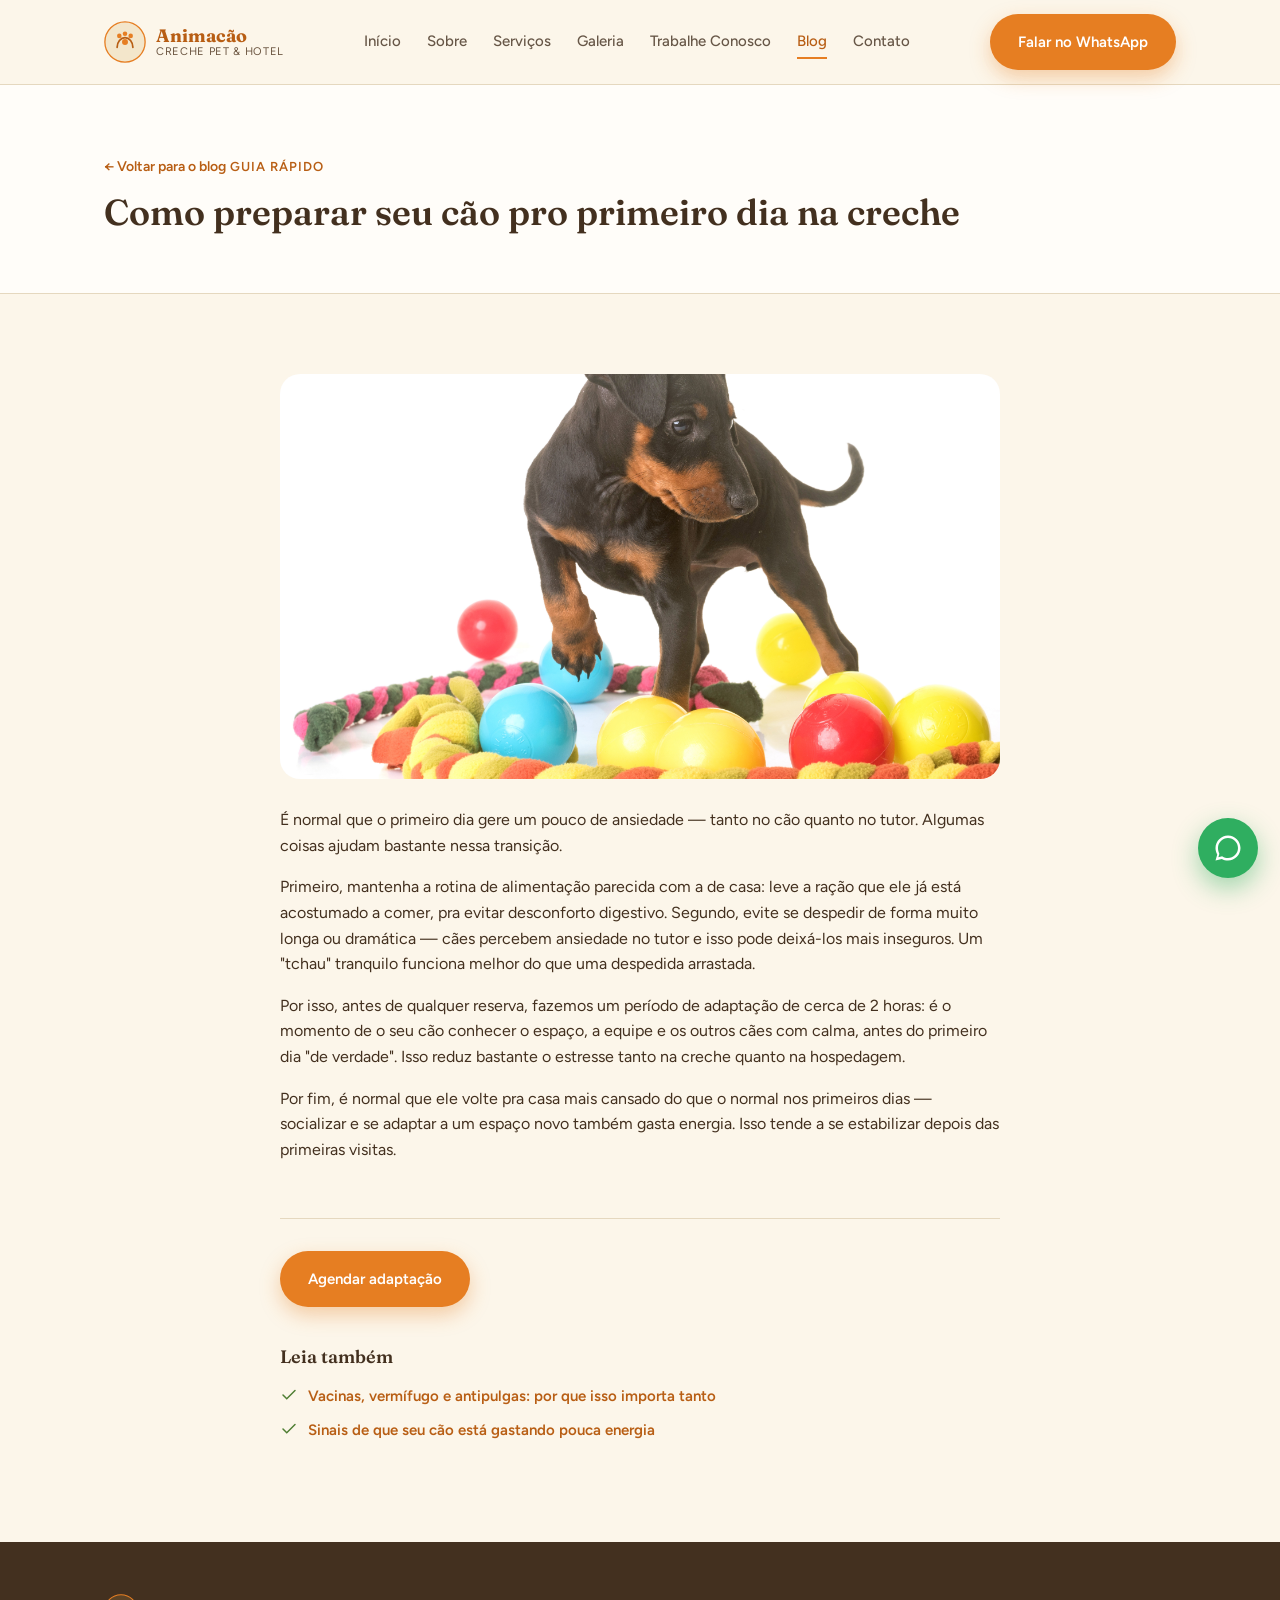
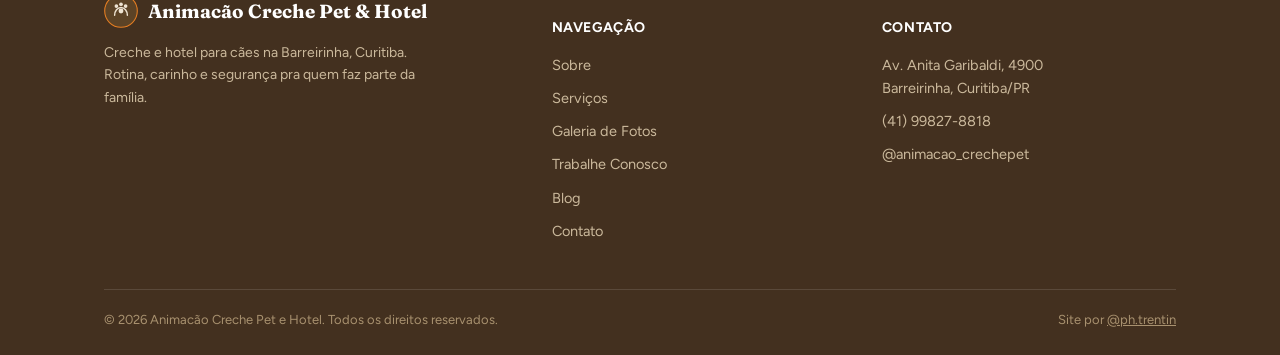
<file: blog-primeiro-dia-creche.html>
<!DOCTYPE html>
<html lang="pt-BR">
<head>
<meta charset="UTF-8">
<meta name="viewport" content="width=device-width, initial-scale=1.0">
<title>Como preparar seu cão pro primeiro dia na creche | Animacão Creche Pet e Hotel</title>
<meta name="description" content="Sinais de ansiedade, o que levar e como tornar a adaptação do seu cão mais tranquila no primeiro dia de creche.">
<link rel="preconnect" href="https://fonts.googleapis.com">
<link rel="preconnect" href="https://fonts.gstatic.com" crossorigin>
<link href="https://fonts.googleapis.com/css2?family=Fraunces:ital,opsz,wght@0,9..144,400;0,9..144,500;0,9..144,600;0,9..144,700;1,9..144,500&family=Figtree:wght@400;500;600;700&display=swap" rel="stylesheet">
<link rel="stylesheet" href="styles.css">
</head>
<body>

<header>
  <div class="nav-wrap">
    <a href="index.html" class="brand">
      <svg class="brand-mark" viewBox="0 0 48 48" fill="none">
        <circle cx="24" cy="24" r="23" fill="#F3E6CB" stroke="#E67E22" stroke-width="1.5"/>
        <path d="M15 30c0-6 4-11 9-11s9 5 9 11" stroke="#B85E14" stroke-width="2" stroke-linecap="round"/>
        <circle cx="17.5" cy="17" r="2.6" fill="#E67E22"/>
        <circle cx="24" cy="14.5" r="2.6" fill="#E67E22"/>
        <circle cx="30.5" cy="17" r="2.6" fill="#E67E22"/>
        <circle cx="24" cy="24" r="3.4" fill="#E67E22"/>
      </svg>
      <span class="brand-text">
        <strong>Animacão</strong>
        <span>Creche Pet &amp; Hotel</span>
      </span>
    </a>
    <nav class="links" id="navLinks">
      <a href="index.html">Início</a>
      <a href="sobre.html">Sobre</a>
      <a href="servicos.html">Serviços</a>
      <a href="galeria.html">Galeria</a>
      <a href="trabalhe-conosco.html">Trabalhe Conosco</a>
      <a href="blog.html" class="active">Blog</a>
      <a href="contato.html">Contato</a>
    </nav>
    <div class="nav-cta">
      <a class="btn btn-primary" href="https://wa.me/5541998278818?text=Oi!%20Vi%20o%20site%20da%20Animac%C3%A3o%20Creche%20Pet%20e%20Hotel%20e%20queria%20saber%20mais." target="_blank" rel="noopener">
        <span class="long">Falar no WhatsApp</span><span class="short" style="display:none;">WhatsApp</span>
      </a>
      <button class="menu-toggle" id="menuToggle" aria-label="Abrir menu">
        <svg viewBox="0 0 24 24" fill="none" stroke="currentColor" stroke-width="2"><line x1="3" y1="6" x2="21" y2="6"/><line x1="3" y1="12" x2="21" y2="12"/><line x1="3" y1="18" x2="21" y2="18"/></svg>
      </button>
    </div>
  </div>
</header>

<section class="page-hero">
  <div class="container">
    <a href="blog.html" style="color:var(--orange-dark); font-weight:600; font-size:14px;">← Voltar para o blog</a>
    <div class="eyebrow" style="margin-top:16px;">Guia rápido</div>
    <h1>Como preparar seu cão pro primeiro dia na creche</h1>
  </div>
</section>

<section>
  <div class="container">
    <article class="blog-post" style="margin-top:0; border-top:none; padding-top:0;">
      <div class="photo-frame" style="aspect-ratio:16/9; border-radius:20px; margin-bottom:28px;">
        <img src="img/puppy-standing-amongst-toys-on-white-background-2026-03-16-02-12-05-utc.jpg" alt="Filhote cercado de brinquedos" loading="eager">
      </div>
      <p>É normal que o primeiro dia gere um pouco de ansiedade — tanto no cão quanto no tutor. Algumas coisas ajudam bastante nessa transição.</p>
      <p>Primeiro, mantenha a rotina de alimentação parecida com a de casa: leve a ração que ele já está acostumado a comer, pra evitar desconforto digestivo. Segundo, evite se despedir de forma muito longa ou dramática — cães percebem ansiedade no tutor e isso pode deixá-los mais inseguros. Um "tchau" tranquilo funciona melhor do que uma despedida arrastada.</p>
      <p>Por isso, antes de qualquer reserva, fazemos um período de adaptação de cerca de 2 horas: é o momento de o seu cão conhecer o espaço, a equipe e os outros cães com calma, antes do primeiro dia "de verdade". Isso reduz bastante o estresse tanto na creche quanto na hospedagem.</p>
      <p>Por fim, é normal que ele volte pra casa mais cansado do que o normal nos primeiros dias — socializar e se adaptar a um espaço novo também gasta energia. Isso tende a se estabilizar depois das primeiras visitas.</p>
    </article>

    <div style="max-width:720px; margin:56px auto 0; padding-top:32px; border-top:1px solid var(--line);">
      <a class="btn btn-primary" href="https://wa.me/5541998278818?text=Oi!%20Li%20o%20artigo%20sobre%20o%20primeiro%20dia%20na%20creche%20e%20queria%20agendar%20uma%20adapta%C3%A7%C3%A3o." target="_blank" rel="noopener">Agendar adaptação</a>
    </div>

    <div style="max-width:720px; margin:40px auto 0;">
      <h3 style="font-size:18px; margin-bottom:16px;">Leia também</h3>
      <ul class="check-list">
        <li><svg viewBox="0 0 24 24" fill="none" stroke-width="2" stroke-linecap="round"><polyline points="20 6 9 17 4 12"/></svg><a href="blog-vacinas-vermifugo-antipulgas.html" style="color:var(--orange-dark); font-weight:600;">Vacinas, vermífugo e antipulgas: por que isso importa tanto</a></li>
        <li><svg viewBox="0 0 24 24" fill="none" stroke-width="2" stroke-linecap="round"><polyline points="20 6 9 17 4 12"/></svg><a href="blog-sinais-pouca-energia.html" style="color:var(--orange-dark); font-weight:600;">Sinais de que seu cão está gastando pouca energia</a></li>
      </ul>
    </div>
  </div>
</section>

<footer>
  <div class="container">
    <div class="footer-grid">
      <div>
        <div class="footer-brand">
          <svg width="34" height="34" viewBox="0 0 48 48" fill="none">
            <circle cx="24" cy="24" r="23" fill="#5C4326" stroke="#E67E22" stroke-width="1.5"/>
            <path d="M15 30c0-6 4-11 9-11s9 5 9 11" stroke="#EFE4D2" stroke-width="2" stroke-linecap="round"/>
            <circle cx="17.5" cy="17" r="2.6" fill="#EFE4D2"/>
            <circle cx="24" cy="14.5" r="2.6" fill="#EFE4D2"/>
            <circle cx="30.5" cy="17" r="2.6" fill="#EFE4D2"/>
            <circle cx="24" cy="24" r="3.4" fill="#EFE4D2"/>
          </svg>
          <strong>Animacão Creche Pet &amp; Hotel</strong>
        </div>
        <p>Creche e hotel para cães na Barreirinha, Curitiba. Rotina, carinho e segurança pra quem faz parte da família.</p>
      </div>
      <div>
        <h5>Navegação</h5>
        <ul>
          <li><a href="sobre.html">Sobre</a></li>
          <li><a href="servicos.html">Serviços</a></li>
          <li><a href="galeria.html">Galeria de Fotos</a></li>
          <li><a href="trabalhe-conosco.html">Trabalhe Conosco</a></li>
          <li><a href="blog.html">Blog</a></li>
          <li><a href="contato.html">Contato</a></li>
        </ul>
      </div>
      <div>
        <h5>Contato</h5>
        <ul>
          <li>Av. Anita Garibaldi, 4900<br>Barreirinha, Curitiba/PR</li>
          <li>(41) 99827-8818</li>
          <li>@animacao_crechepet</li>
        </ul>
      </div>
    </div>
    <div class="footer-bottom">
      <span>© 2026 Animacão Creche Pet e Hotel. Todos os direitos reservados.</span>
      <span>Site por <a href="https://www.instagram.com/ph.trentin/" target="_blank" rel="noopener" style="color:inherit; text-decoration:underline;">@ph.trentin</a></span>
    </div>
  </div>
</footer>

<a class="whatsapp-float" href="https://wa.me/5541998278818?text=Oi!%20Vi%20o%20site%20da%20Animac%C3%A3o%20Creche%20Pet%20e%20Hotel%20e%20queria%20saber%20mais." target="_blank" rel="noopener" aria-label="Falar no WhatsApp">
  <svg viewBox="0 0 24 24"><path d="M12 2C6.5 2 2 6.5 2 12c0 1.8.5 3.6 1.4 5.1L2 22l5.1-1.3C8.5 21.5 10.2 22 12 22c5.5 0 10-4.5 10-10S17.5 2 12 2zm0 18c-1.6 0-3.1-.4-4.4-1.2l-.3-.2-3 .8.8-2.9-.2-.3C4.4 15 4 13.5 4 12c0-4.4 3.6-8 8-8s8 3.6 8 8-3.6 8-8 8z"/></svg>
</a>

<script src="main.js"></script>
</body>
</html>
</file>
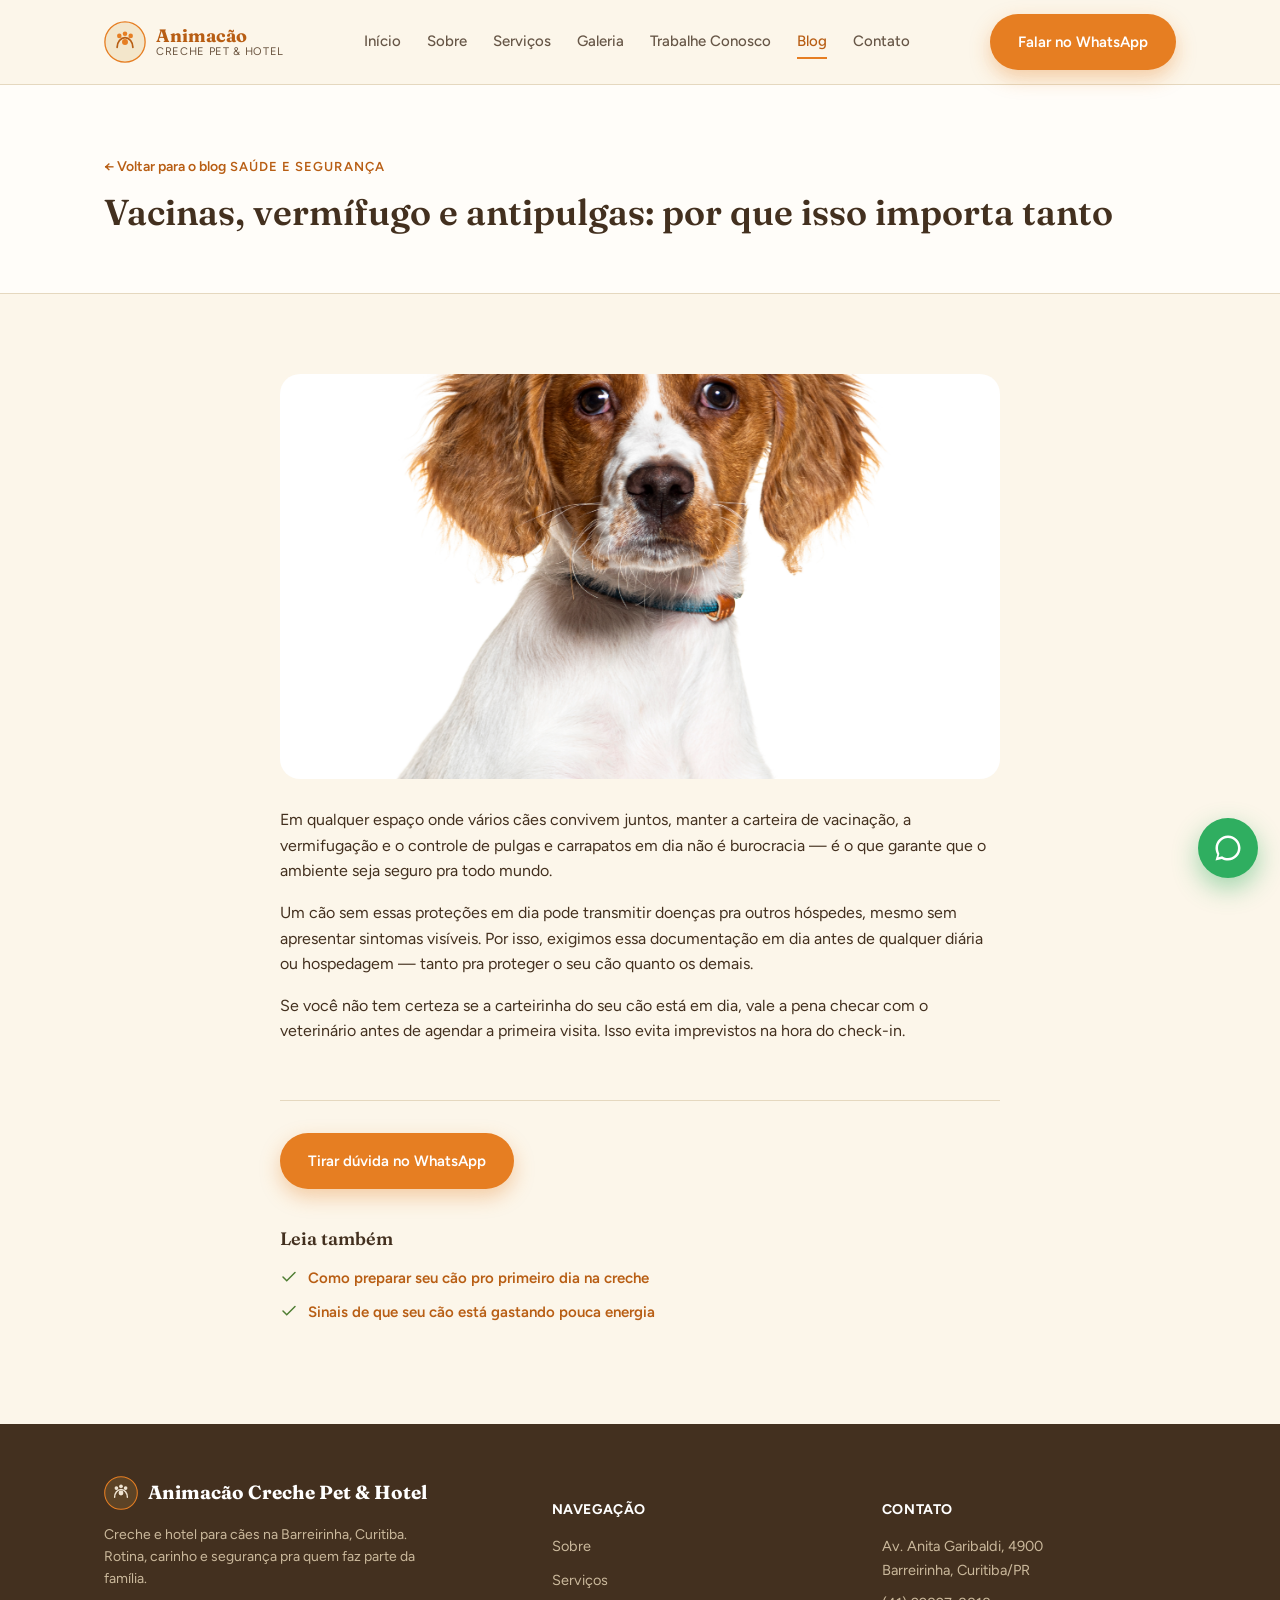
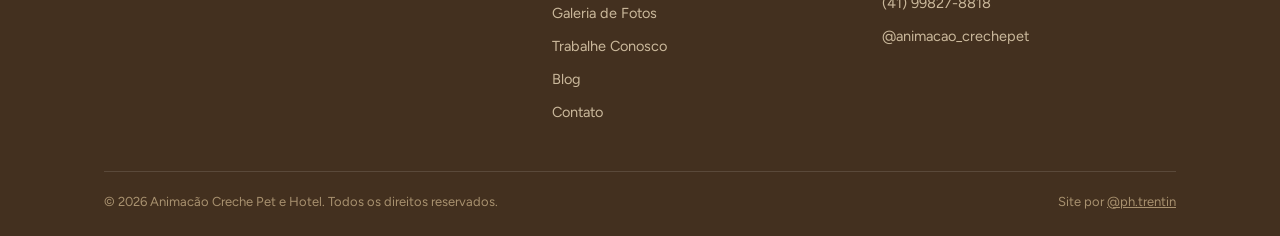
<file: blog-vacinas-vermifugo-antipulgas.html>
<!DOCTYPE html>
<html lang="pt-BR">
<head>
<meta charset="UTF-8">
<meta name="viewport" content="width=device-width, initial-scale=1.0">
<title>Vacinas, vermífugo e antipulgas: por que isso importa tanto | Animacão Creche Pet e Hotel</title>
<meta name="description" content="Entenda por que manter vacinas, vermífugo e antipulgas em dia é obrigatório em qualquer ambiente com vários cães.">
<link rel="preconnect" href="https://fonts.googleapis.com">
<link rel="preconnect" href="https://fonts.gstatic.com" crossorigin>
<link href="https://fonts.googleapis.com/css2?family=Fraunces:ital,opsz,wght@0,9..144,400;0,9..144,500;0,9..144,600;0,9..144,700;1,9..144,500&family=Figtree:wght@400;500;600;700&display=swap" rel="stylesheet">
<link rel="stylesheet" href="styles.css">
</head>
<body>

<header>
  <div class="nav-wrap">
    <a href="index.html" class="brand">
      <svg class="brand-mark" viewBox="0 0 48 48" fill="none">
        <circle cx="24" cy="24" r="23" fill="#F3E6CB" stroke="#E67E22" stroke-width="1.5"/>
        <path d="M15 30c0-6 4-11 9-11s9 5 9 11" stroke="#B85E14" stroke-width="2" stroke-linecap="round"/>
        <circle cx="17.5" cy="17" r="2.6" fill="#E67E22"/>
        <circle cx="24" cy="14.5" r="2.6" fill="#E67E22"/>
        <circle cx="30.5" cy="17" r="2.6" fill="#E67E22"/>
        <circle cx="24" cy="24" r="3.4" fill="#E67E22"/>
      </svg>
      <span class="brand-text">
        <strong>Animacão</strong>
        <span>Creche Pet &amp; Hotel</span>
      </span>
    </a>
    <nav class="links" id="navLinks">
      <a href="index.html">Início</a>
      <a href="sobre.html">Sobre</a>
      <a href="servicos.html">Serviços</a>
      <a href="galeria.html">Galeria</a>
      <a href="trabalhe-conosco.html">Trabalhe Conosco</a>
      <a href="blog.html" class="active">Blog</a>
      <a href="contato.html">Contato</a>
    </nav>
    <div class="nav-cta">
      <a class="btn btn-primary" href="https://wa.me/5541998278818?text=Oi!%20Vi%20o%20site%20da%20Animac%C3%A3o%20Creche%20Pet%20e%20Hotel%20e%20queria%20saber%20mais." target="_blank" rel="noopener">
        <span class="long">Falar no WhatsApp</span><span class="short" style="display:none;">WhatsApp</span>
      </a>
      <button class="menu-toggle" id="menuToggle" aria-label="Abrir menu">
        <svg viewBox="0 0 24 24" fill="none" stroke="currentColor" stroke-width="2"><line x1="3" y1="6" x2="21" y2="6"/><line x1="3" y1="12" x2="21" y2="12"/><line x1="3" y1="18" x2="21" y2="18"/></svg>
      </button>
    </div>
  </div>
</header>

<section class="page-hero">
  <div class="container">
    <a href="blog.html" style="color:var(--orange-dark); font-weight:600; font-size:14px;">← Voltar para o blog</a>
    <div class="eyebrow" style="margin-top:16px;">Saúde e segurança</div>
    <h1>Vacinas, vermífugo e antipulgas: por que isso importa tanto</h1>
  </div>
</section>

<section>
  <div class="container">
    <article class="blog-post" style="margin-top:0; border-top:none; padding-top:0;">
      <div class="photo-frame" style="aspect-ratio:16/9; border-radius:20px; margin-bottom:28px;">
        <img src="img/adorable-spaniel-puppy-with-expressive-eyes-2026-01-05-04-44-36-utc.jpg" alt="Filhote de spaniel" loading="eager">
      </div>
      <p>Em qualquer espaço onde vários cães convivem juntos, manter a carteira de vacinação, a vermifugação e o controle de pulgas e carrapatos em dia não é burocracia — é o que garante que o ambiente seja seguro pra todo mundo.</p>
      <p>Um cão sem essas proteções em dia pode transmitir doenças pra outros hóspedes, mesmo sem apresentar sintomas visíveis. Por isso, exigimos essa documentação em dia antes de qualquer diária ou hospedagem — tanto pra proteger o seu cão quanto os demais.</p>
      <p>Se você não tem certeza se a carteirinha do seu cão está em dia, vale a pena checar com o veterinário antes de agendar a primeira visita. Isso evita imprevistos na hora do check-in.</p>
    </article>

    <div style="max-width:720px; margin:56px auto 0; padding-top:32px; border-top:1px solid var(--line);">
      <a class="btn btn-primary" href="https://wa.me/5541998278818?text=Oi!%20Tenho%20uma%20d%C3%BAvida%20sobre%20vacina%C3%A7%C3%A3o%20e%20vermifuga%C3%A7%C3%A3o%20do%20meu%20c%C3%A3o." target="_blank" rel="noopener">Tirar dúvida no WhatsApp</a>
    </div>

    <div style="max-width:720px; margin:40px auto 0;">
      <h3 style="font-size:18px; margin-bottom:16px;">Leia também</h3>
      <ul class="check-list">
        <li><svg viewBox="0 0 24 24" fill="none" stroke-width="2" stroke-linecap="round"><polyline points="20 6 9 17 4 12"/></svg><a href="blog-primeiro-dia-creche.html" style="color:var(--orange-dark); font-weight:600;">Como preparar seu cão pro primeiro dia na creche</a></li>
        <li><svg viewBox="0 0 24 24" fill="none" stroke-width="2" stroke-linecap="round"><polyline points="20 6 9 17 4 12"/></svg><a href="blog-sinais-pouca-energia.html" style="color:var(--orange-dark); font-weight:600;">Sinais de que seu cão está gastando pouca energia</a></li>
      </ul>
    </div>
  </div>
</section>

<footer>
  <div class="container">
    <div class="footer-grid">
      <div>
        <div class="footer-brand">
          <svg width="34" height="34" viewBox="0 0 48 48" fill="none">
            <circle cx="24" cy="24" r="23" fill="#5C4326" stroke="#E67E22" stroke-width="1.5"/>
            <path d="M15 30c0-6 4-11 9-11s9 5 9 11" stroke="#EFE4D2" stroke-width="2" stroke-linecap="round"/>
            <circle cx="17.5" cy="17" r="2.6" fill="#EFE4D2"/>
            <circle cx="24" cy="14.5" r="2.6" fill="#EFE4D2"/>
            <circle cx="30.5" cy="17" r="2.6" fill="#EFE4D2"/>
            <circle cx="24" cy="24" r="3.4" fill="#EFE4D2"/>
          </svg>
          <strong>Animacão Creche Pet &amp; Hotel</strong>
        </div>
        <p>Creche e hotel para cães na Barreirinha, Curitiba. Rotina, carinho e segurança pra quem faz parte da família.</p>
      </div>
      <div>
        <h5>Navegação</h5>
        <ul>
          <li><a href="sobre.html">Sobre</a></li>
          <li><a href="servicos.html">Serviços</a></li>
          <li><a href="galeria.html">Galeria de Fotos</a></li>
          <li><a href="trabalhe-conosco.html">Trabalhe Conosco</a></li>
          <li><a href="blog.html">Blog</a></li>
          <li><a href="contato.html">Contato</a></li>
        </ul>
      </div>
      <div>
        <h5>Contato</h5>
        <ul>
          <li>Av. Anita Garibaldi, 4900<br>Barreirinha, Curitiba/PR</li>
          <li>(41) 99827-8818</li>
          <li>@animacao_crechepet</li>
        </ul>
      </div>
    </div>
    <div class="footer-bottom">
      <span>© 2026 Animacão Creche Pet e Hotel. Todos os direitos reservados.</span>
      <span>Site por <a href="https://www.instagram.com/ph.trentin/" target="_blank" rel="noopener" style="color:inherit; text-decoration:underline;">@ph.trentin</a></span>
    </div>
  </div>
</footer>

<a class="whatsapp-float" href="https://wa.me/5541998278818?text=Oi!%20Vi%20o%20site%20da%20Animac%C3%A3o%20Creche%20Pet%20e%20Hotel%20e%20queria%20saber%20mais." target="_blank" rel="noopener" aria-label="Falar no WhatsApp">
  <svg viewBox="0 0 24 24"><path d="M12 2C6.5 2 2 6.5 2 12c0 1.8.5 3.6 1.4 5.1L2 22l5.1-1.3C8.5 21.5 10.2 22 12 22c5.5 0 10-4.5 10-10S17.5 2 12 2zm0 18c-1.6 0-3.1-.4-4.4-1.2l-.3-.2-3 .8.8-2.9-.2-.3C4.4 15 4 13.5 4 12c0-4.4 3.6-8 8-8s8 3.6 8 8-3.6 8-8 8z"/></svg>
</a>

<script src="main.js"></script>
</body>
</html>
</file>
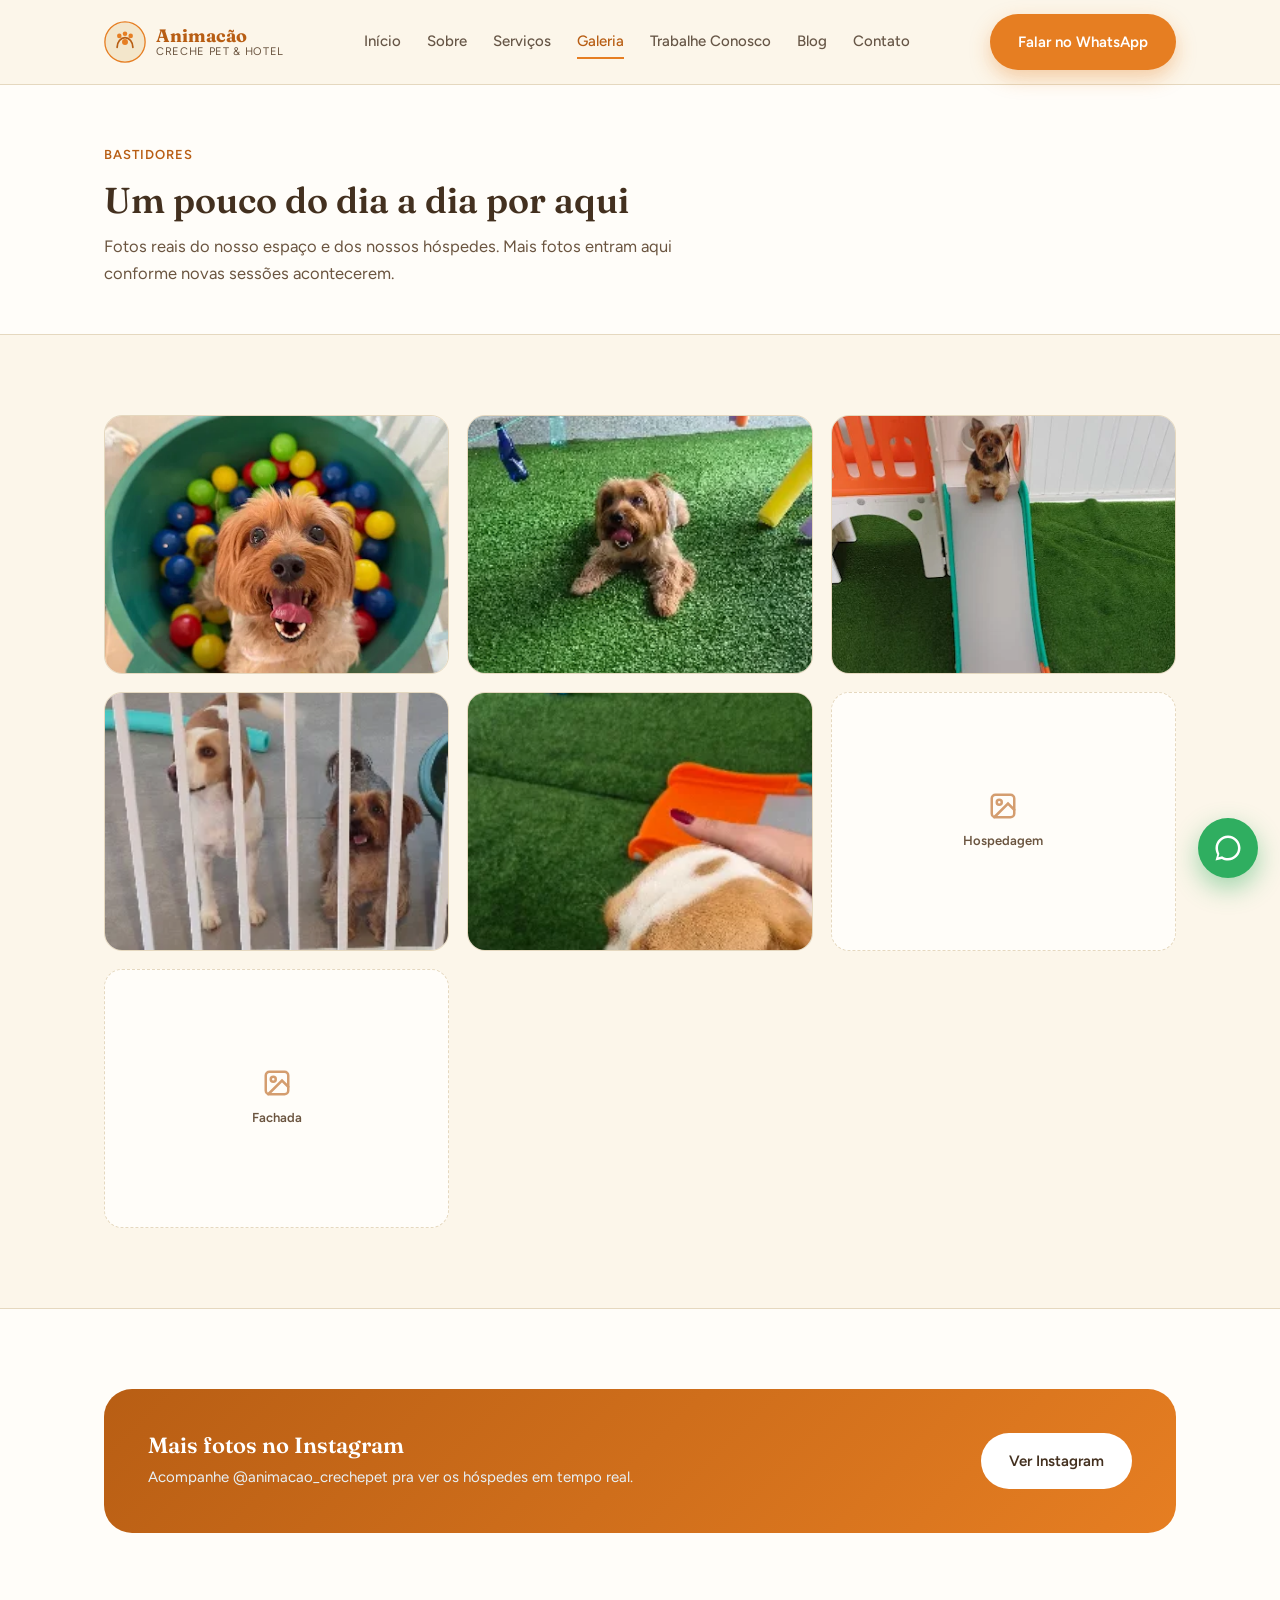
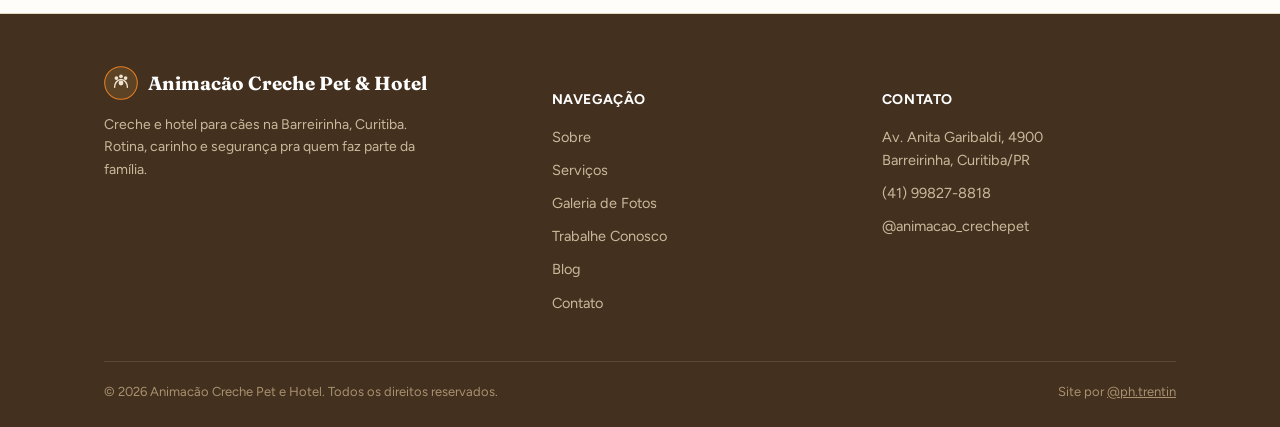
<file: galeria.html>
<!DOCTYPE html>
<html lang="pt-BR">
<head>
<meta charset="UTF-8">
<meta name="viewport" content="width=device-width, initial-scale=1.0">
<title>Galeria de Fotos | Animacão Creche Pet e Hotel</title>
<meta name="description" content="Fotos do dia a dia da Animacão Creche Pet e Hotel: área de brincadeira, hospedagem e nossos hóspedes.">
<link rel="preconnect" href="https://fonts.googleapis.com">
<link rel="preconnect" href="https://fonts.gstatic.com" crossorigin>
<link href="https://fonts.googleapis.com/css2?family=Fraunces:ital,opsz,wght@0,9..144,400;0,9..144,500;0,9..144,600;0,9..144,700;1,9..144,500&family=Figtree:wght@400;500;600;700&display=swap" rel="stylesheet">
<link rel="stylesheet" href="styles.css">
</head>
<body>

<header>
  <div class="nav-wrap">
    <a href="index.html" class="brand">
      <svg class="brand-mark" viewBox="0 0 48 48" fill="none">
        <circle cx="24" cy="24" r="23" fill="#F3E6CB" stroke="#E67E22" stroke-width="1.5"/>
        <path d="M15 30c0-6 4-11 9-11s9 5 9 11" stroke="#B85E14" stroke-width="2" stroke-linecap="round"/>
        <circle cx="17.5" cy="17" r="2.6" fill="#E67E22"/>
        <circle cx="24" cy="14.5" r="2.6" fill="#E67E22"/>
        <circle cx="30.5" cy="17" r="2.6" fill="#E67E22"/>
        <circle cx="24" cy="24" r="3.4" fill="#E67E22"/>
      </svg>
      <span class="brand-text">
        <strong>Animacão</strong>
        <span>Creche Pet &amp; Hotel</span>
      </span>
    </a>
    <nav class="links" id="navLinks">
      <a href="index.html">Início</a>
      <a href="sobre.html">Sobre</a>
      <a href="servicos.html">Serviços</a>
      <a href="galeria.html" class="active">Galeria</a>
      <a href="trabalhe-conosco.html">Trabalhe Conosco</a>
      <a href="blog.html">Blog</a>
      <a href="contato.html">Contato</a>
    </nav>
    <div class="nav-cta">
      <a class="btn btn-primary" href="https://wa.me/5541998278818?text=Oi!%20Vi%20o%20site%20da%20Animac%C3%A3o%20Creche%20Pet%20e%20Hotel%20e%20queria%20saber%20mais." target="_blank" rel="noopener">
        <span class="long">Falar no WhatsApp</span><span class="short" style="display:none;">WhatsApp</span>
      </a>
      <button class="menu-toggle" id="menuToggle" aria-label="Abrir menu">
        <svg viewBox="0 0 24 24" fill="none" stroke="currentColor" stroke-width="2"><line x1="3" y1="6" x2="21" y2="6"/><line x1="3" y1="12" x2="21" y2="12"/><line x1="3" y1="18" x2="21" y2="18"/></svg>
      </button>
    </div>
  </div>
</header>

<section class="page-hero">
  <div class="container">
    <div class="eyebrow">Bastidores</div>
    <h1>Um pouco do dia a dia por aqui</h1>
    <p>Fotos reais do nosso espaço e dos nossos hóspedes. Mais fotos entram aqui conforme novas sessões acontecerem.</p>
  </div>
</section>

<!--
  COMO ADICIONAR MAIS FOTOS REAIS:
  Troque um <div class="gallery-tile">...</div> (placeholder tracejado) por:
  <div class="gallery-tile has-photo photo-frame"><img src="img/nome-do-arquivo.jpg" alt="descrição da foto" loading="lazy"></div>
  Coloque os arquivos de foto dentro da pasta "img/", na mesma pasta do site.
-->
<section>
  <div class="container">
    <div class="gallery-grid">
      <div class="gallery-tile has-photo photo-frame"><img src="img/creche-ballpit.jpg" alt="Cão brincando na piscina de bolinhas" loading="lazy"></div>
      <div class="gallery-tile has-photo photo-frame"><img src="img/creche-gramado.jpg" alt="Cão no gramado da área de brincadeira" loading="lazy"></div>
      <div class="gallery-tile has-photo photo-frame"><img src="img/creche-escorregador.jpg" alt="Cão no escorregador do playground" loading="lazy"></div>
      <div class="gallery-tile has-photo photo-frame"><img src="img/creche-grupo.jpg" alt="Cães socializando em grupo" loading="lazy"></div>
      <div class="gallery-tile has-photo photo-frame"><img src="img/creche-adaptacao.jpg" alt="Cão durante o período de adaptação" loading="lazy"></div>
      <div class="gallery-tile"><svg viewBox="0 0 24 24" fill="none" stroke-width="2" stroke-linecap="round"><rect x="3" y="3" width="18" height="18" rx="3"/><circle cx="9" cy="9" r="2"/><path d="M21 15l-5-5L5 21"/></svg><span>Hospedagem</span></div>
      <div class="gallery-tile"><svg viewBox="0 0 24 24" fill="none" stroke-width="2" stroke-linecap="round"><rect x="3" y="3" width="18" height="18" rx="3"/><circle cx="9" cy="9" r="2"/><path d="M21 15l-5-5L5 21"/></svg><span>Fachada</span></div>
    </div>
  </div>
</section>

<section class="alt">
  <div class="container">
    <div class="season" style="background:linear-gradient(135deg, var(--orange-dark), var(--orange)); grid-template-columns:1fr auto;">
      <div>
        <h3>Mais fotos no Instagram</h3>
        <p>Acompanhe @animacao_crechepet pra ver os hóspedes em tempo real.</p>
      </div>
      <a class="btn btn-white" href="https://www.instagram.com/animacao_crechepet" target="_blank" rel="noopener">Ver Instagram</a>
    </div>
  </div>
</section>

<footer>
  <div class="container">
    <div class="footer-grid">
      <div>
        <div class="footer-brand">
          <svg width="34" height="34" viewBox="0 0 48 48" fill="none">
            <circle cx="24" cy="24" r="23" fill="#5C4326" stroke="#E67E22" stroke-width="1.5"/>
            <path d="M15 30c0-6 4-11 9-11s9 5 9 11" stroke="#EFE4D2" stroke-width="2" stroke-linecap="round"/>
            <circle cx="17.5" cy="17" r="2.6" fill="#EFE4D2"/>
            <circle cx="24" cy="14.5" r="2.6" fill="#EFE4D2"/>
            <circle cx="30.5" cy="17" r="2.6" fill="#EFE4D2"/>
            <circle cx="24" cy="24" r="3.4" fill="#EFE4D2"/>
          </svg>
          <strong>Animacão Creche Pet &amp; Hotel</strong>
        </div>
        <p>Creche e hotel para cães na Barreirinha, Curitiba. Rotina, carinho e segurança pra quem faz parte da família.</p>
      </div>
      <div>
        <h5>Navegação</h5>
        <ul>
          <li><a href="sobre.html">Sobre</a></li>
          <li><a href="servicos.html">Serviços</a></li>
          <li><a href="galeria.html">Galeria de Fotos</a></li>
          <li><a href="trabalhe-conosco.html">Trabalhe Conosco</a></li>
          <li><a href="blog.html">Blog</a></li>
          <li><a href="contato.html">Contato</a></li>
        </ul>
      </div>
      <div>
        <h5>Contato</h5>
        <ul>
          <li>Av. Anita Garibaldi, 4900<br>Barreirinha, Curitiba/PR</li>
          <li>(41) 99827-8818</li>
          <li>@animacao_crechepet</li>
        </ul>
      </div>
    </div>
    <div class="footer-bottom">
      <span>© 2026 Animacão Creche Pet e Hotel. Todos os direitos reservados.</span>
      <span>Site por <a href="https://www.instagram.com/ph.trentin/" target="_blank" rel="noopener" style="color:inherit; text-decoration:underline;">@ph.trentin</a></span>
    </div>
  </div>
</footer>

<a class="whatsapp-float" href="https://wa.me/5541998278818?text=Oi!%20Vi%20o%20site%20da%20Animac%C3%A3o%20Creche%20Pet%20e%20Hotel%20e%20queria%20saber%20mais." target="_blank" rel="noopener" aria-label="Falar no WhatsApp">
  <svg viewBox="0 0 24 24"><path d="M12 2C6.5 2 2 6.5 2 12c0 1.8.5 3.6 1.4 5.1L2 22l5.1-1.3C8.5 21.5 10.2 22 12 22c5.5 0 10-4.5 10-10S17.5 2 12 2zm0 18c-1.6 0-3.1-.4-4.4-1.2l-.3-.2-3 .8.8-2.9-.2-.3C4.4 15 4 13.5 4 12c0-4.4 3.6-8 8-8s8 3.6 8 8-3.6 8-8 8z"/></svg>
</a>

<script src="main.js"></script>
</body>
</html>
</file>
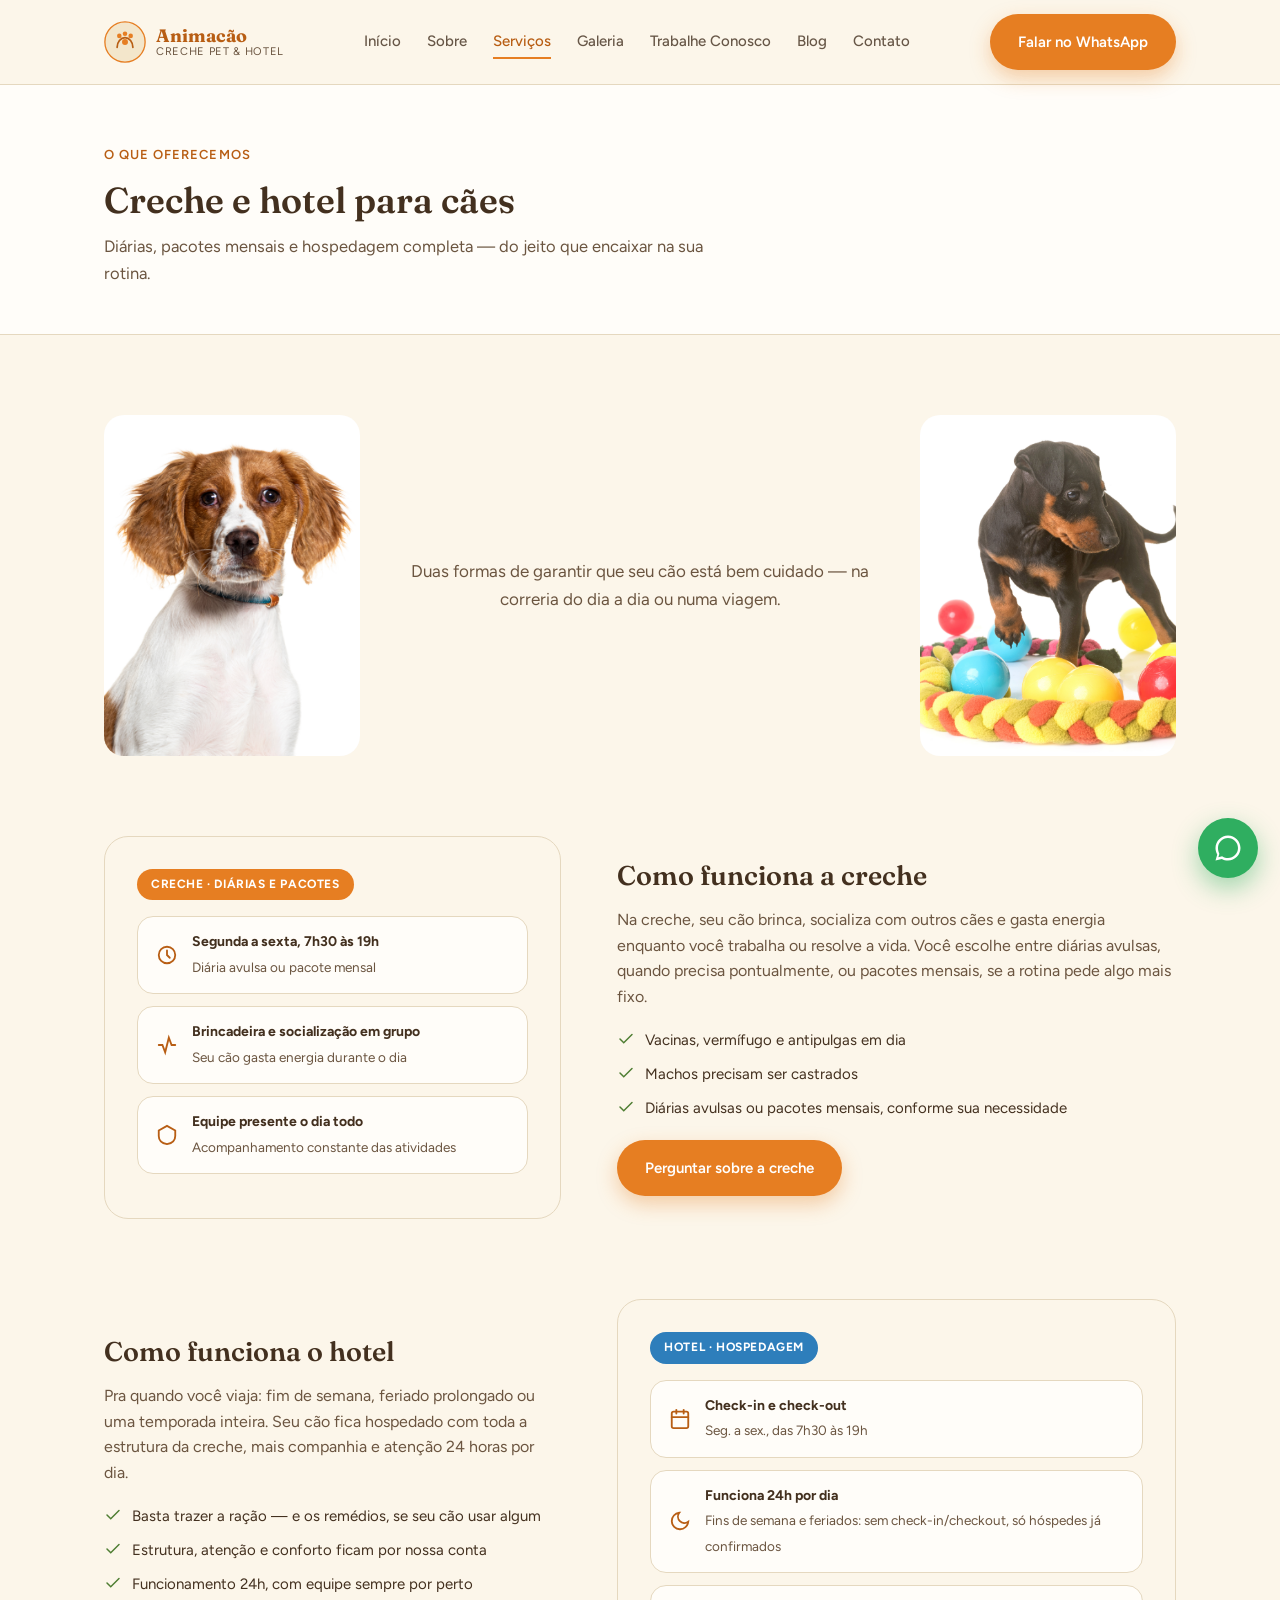
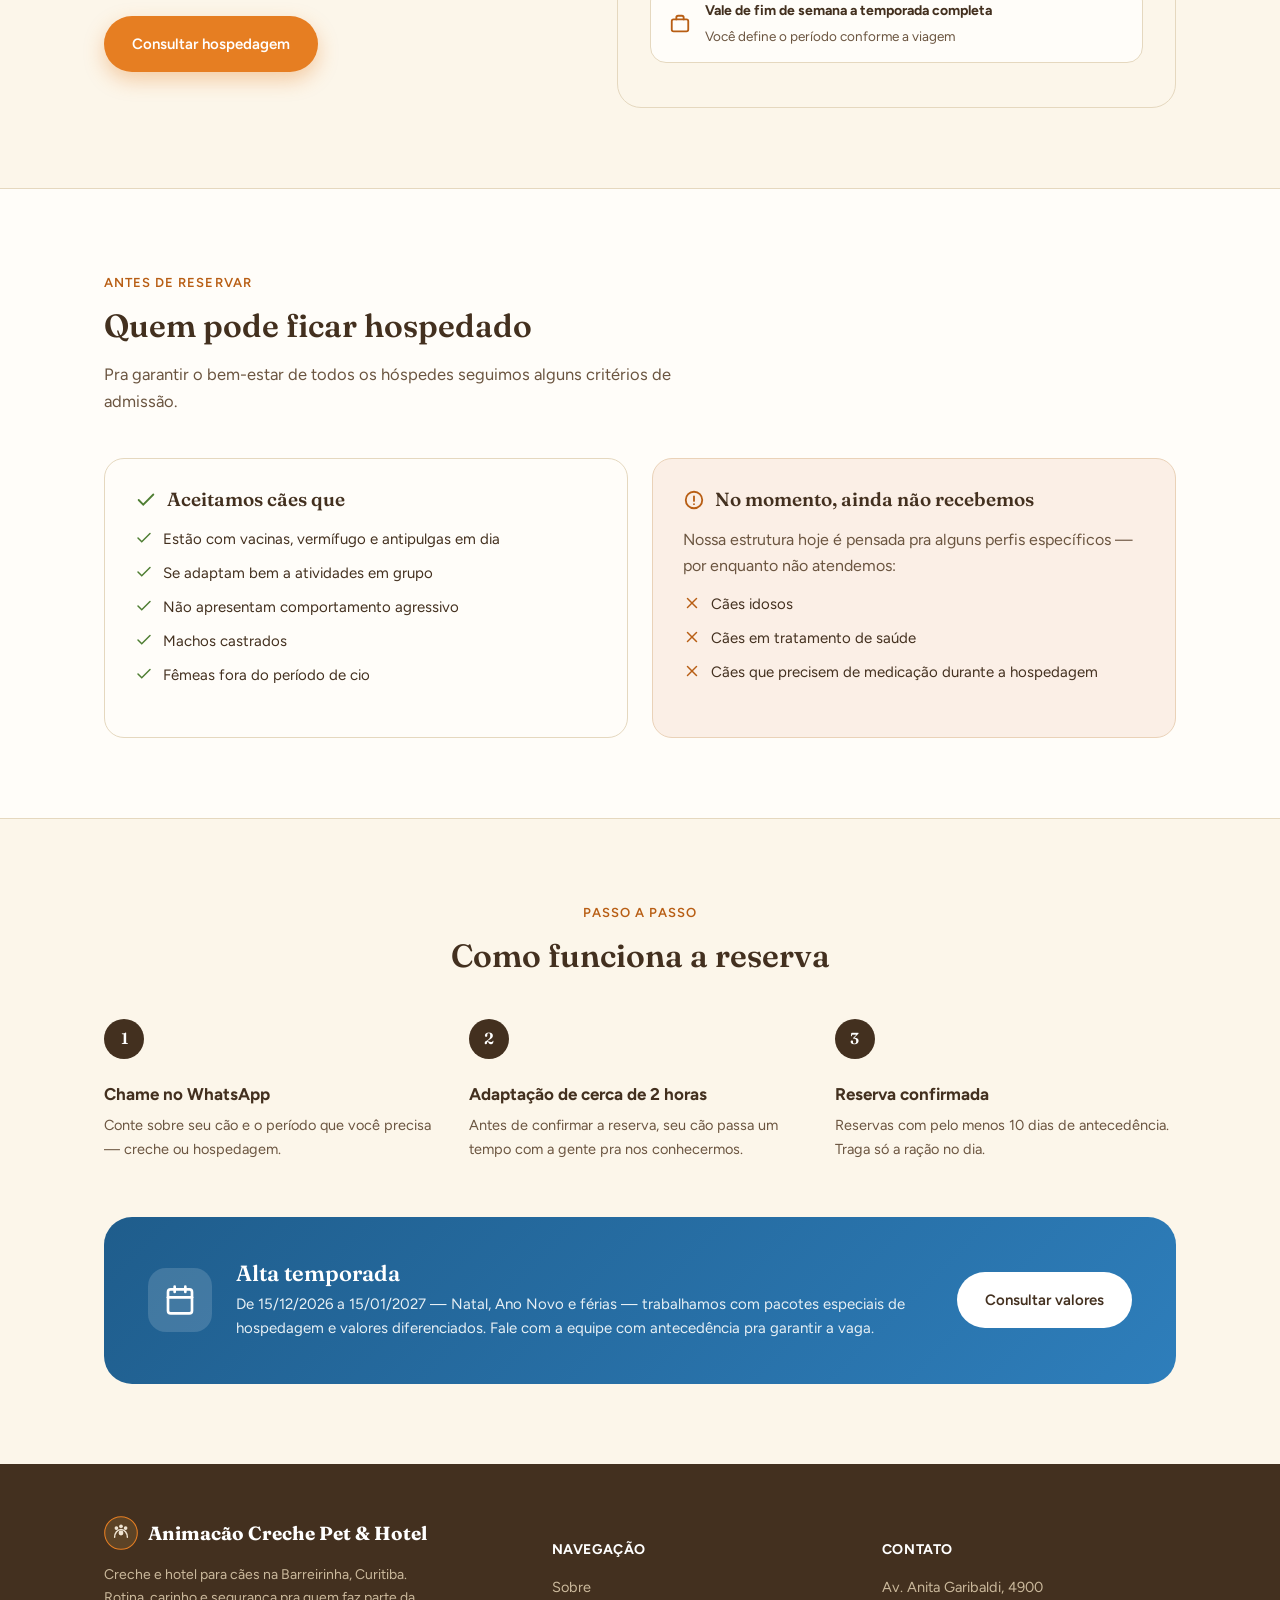
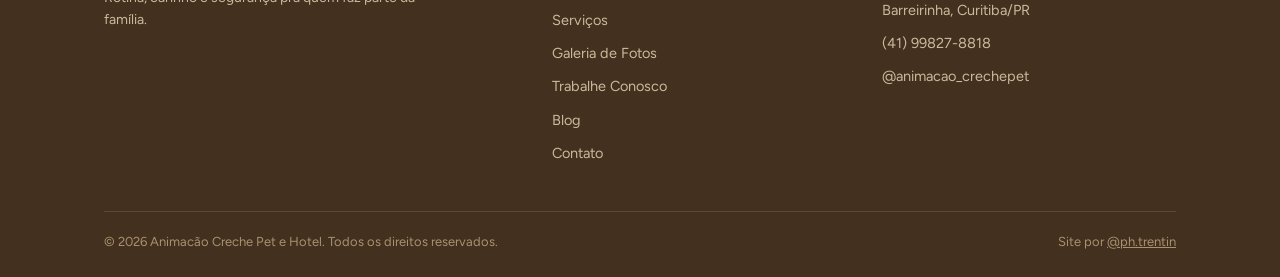
<file: servicos.html>
<!DOCTYPE html>
<html lang="pt-BR">
<head>
<meta charset="UTF-8">
<meta name="viewport" content="width=device-width, initial-scale=1.0">
<title>Serviços — Creche e Hotel | Animacão Creche Pet e Hotel</title>
<meta name="description" content="Creche com diárias e pacotes mensais, e hotel com hospedagem completa para cães. Veja horários, critérios de admissão e como reservar.">
<link rel="preconnect" href="https://fonts.googleapis.com">
<link rel="preconnect" href="https://fonts.gstatic.com" crossorigin>
<link href="https://fonts.googleapis.com/css2?family=Fraunces:ital,opsz,wght@0,9..144,400;0,9..144,500;0,9..144,600;0,9..144,700;1,9..144,500&family=Figtree:wght@400;500;600;700&display=swap" rel="stylesheet">
<link rel="stylesheet" href="styles.css">
</head>
<body>

<header>
  <div class="nav-wrap">
    <a href="index.html" class="brand">
      <svg class="brand-mark" viewBox="0 0 48 48" fill="none">
        <circle cx="24" cy="24" r="23" fill="#F3E6CB" stroke="#E67E22" stroke-width="1.5"/>
        <path d="M15 30c0-6 4-11 9-11s9 5 9 11" stroke="#B85E14" stroke-width="2" stroke-linecap="round"/>
        <circle cx="17.5" cy="17" r="2.6" fill="#E67E22"/>
        <circle cx="24" cy="14.5" r="2.6" fill="#E67E22"/>
        <circle cx="30.5" cy="17" r="2.6" fill="#E67E22"/>
        <circle cx="24" cy="24" r="3.4" fill="#E67E22"/>
      </svg>
      <span class="brand-text">
        <strong>Animacão</strong>
        <span>Creche Pet &amp; Hotel</span>
      </span>
    </a>
    <nav class="links" id="navLinks">
      <a href="index.html">Início</a>
      <a href="sobre.html">Sobre</a>
      <a href="servicos.html" class="active">Serviços</a>
      <a href="galeria.html">Galeria</a>
      <a href="trabalhe-conosco.html">Trabalhe Conosco</a>
      <a href="blog.html">Blog</a>
      <a href="contato.html">Contato</a>
    </nav>
    <div class="nav-cta">
      <a class="btn btn-primary" href="https://wa.me/5541998278818?text=Oi!%20Vi%20o%20site%20da%20Animac%C3%A3o%20Creche%20Pet%20e%20Hotel%20e%20queria%20saber%20mais." target="_blank" rel="noopener">
        <span class="long">Falar no WhatsApp</span><span class="short" style="display:none;">WhatsApp</span>
      </a>
      <button class="menu-toggle" id="menuToggle" aria-label="Abrir menu">
        <svg viewBox="0 0 24 24" fill="none" stroke="currentColor" stroke-width="2"><line x1="3" y1="6" x2="21" y2="6"/><line x1="3" y1="12" x2="21" y2="12"/><line x1="3" y1="18" x2="21" y2="18"/></svg>
      </button>
    </div>
  </div>
</header>

<section class="page-hero">
  <div class="container">
    <div class="eyebrow">O que oferecemos</div>
    <h1>Creche e hotel para cães</h1>
    <p>Diárias, pacotes mensais e hospedagem completa — do jeito que encaixar na sua rotina.</p>
  </div>
</section>

<section style="padding-bottom:0;">
  <div class="container">
    <div class="flank-grid">
      <div class="photo-frame" style="aspect-ratio:3/4; border-radius:20px;">
        <img src="img/adorable-spaniel-puppy-with-expressive-eyes-2026-01-05-04-44-36-utc.jpg" alt="Filhote de spaniel" loading="lazy">
      </div>
      <p style="text-align:center; font-size:17px; color:var(--brown-soft); margin:0;">Duas formas de garantir que seu cão está bem cuidado — na correria do dia a dia ou numa viagem.</p>
      <div class="photo-frame" style="aspect-ratio:3/4; border-radius:20px;">
        <img src="img/puppy-standing-amongst-toys-on-white-background-2026-03-16-02-12-05-utc.jpg" alt="Filhote cercado de brinquedos" loading="lazy">
      </div>
    </div>
  </div>
</section>

<section>
  <div class="container">
    <div id="creche" class="service">
      <div class="service-visual">
        <span class="service-tag">Creche · diárias e pacotes</span>
        <div class="info-row">
          <svg viewBox="0 0 24 24" fill="none" stroke-width="2" stroke-linecap="round"><circle cx="12" cy="12" r="9"/><path d="M12 7v5l3 3"/></svg>
          <div><strong>Segunda a sexta, 7h30 às 19h</strong><span>Diária avulsa ou pacote mensal</span></div>
        </div>
        <div class="info-row">
          <svg viewBox="0 0 24 24" fill="none" stroke-width="2" stroke-linecap="round"><path d="M3 12h4l3 8 4-16 3 8h4"/></svg>
          <div><strong>Brincadeira e socialização em grupo</strong><span>Seu cão gasta energia durante o dia</span></div>
        </div>
        <div class="info-row">
          <svg viewBox="0 0 24 24" fill="none" stroke-width="2" stroke-linecap="round"><path d="M12 2 3 7v6c0 5 4 8 9 9 5-1 9-4 9-9V7z"/></svg>
          <div><strong>Equipe presente o dia todo</strong><span>Acompanhamento constante das atividades</span></div>
        </div>
      </div>
      <div>
        <h3>Como funciona a creche</h3>
        <p>Na creche, seu cão brinca, socializa com outros cães e gasta energia enquanto você trabalha ou resolve a vida. Você escolhe entre diárias avulsas, quando precisa pontualmente, ou pacotes mensais, se a rotina pede algo mais fixo.</p>
        <ul class="check-list">
          <li><svg viewBox="0 0 24 24" fill="none" stroke-width="2" stroke-linecap="round"><polyline points="20 6 9 17 4 12"/></svg> Vacinas, vermífugo e antipulgas em dia</li>
          <li><svg viewBox="0 0 24 24" fill="none" stroke-width="2" stroke-linecap="round"><polyline points="20 6 9 17 4 12"/></svg> Machos precisam ser castrados</li>
          <li><svg viewBox="0 0 24 24" fill="none" stroke-width="2" stroke-linecap="round"><polyline points="20 6 9 17 4 12"/></svg> Diárias avulsas ou pacotes mensais, conforme sua necessidade</li>
        </ul>
        <a class="btn btn-primary" href="https://wa.me/5541998278818?text=Oi!%20Queria%20saber%20mais%20sobre%20a%20creche%20(di%C3%A1rias%20e%20pacotes)." target="_blank" rel="noopener">Perguntar sobre a creche</a>
      </div>
    </div>

    <div id="hotel" class="service reverse hotel-tag">
      <div>
        <h3>Como funciona o hotel</h3>
        <p>Pra quando você viaja: fim de semana, feriado prolongado ou uma temporada inteira. Seu cão fica hospedado com toda a estrutura da creche, mais companhia e atenção 24 horas por dia.</p>
        <ul class="check-list">
          <li><svg viewBox="0 0 24 24" fill="none" stroke-width="2" stroke-linecap="round"><polyline points="20 6 9 17 4 12"/></svg> Basta trazer a ração — e os remédios, se seu cão usar algum</li>
          <li><svg viewBox="0 0 24 24" fill="none" stroke-width="2" stroke-linecap="round"><polyline points="20 6 9 17 4 12"/></svg> Estrutura, atenção e conforto ficam por nossa conta</li>
          <li><svg viewBox="0 0 24 24" fill="none" stroke-width="2" stroke-linecap="round"><polyline points="20 6 9 17 4 12"/></svg> Funcionamento 24h, com equipe sempre por perto</li>
        </ul>
        <a class="btn btn-primary" href="https://wa.me/5541998278818?text=Oi!%20Queria%20saber%20mais%20sobre%20a%20hospedagem%20no%20hotel%20para%20c%C3%A3es." target="_blank" rel="noopener">Consultar hospedagem</a>
      </div>
      <div class="service-visual">
        <span class="service-tag">Hotel · hospedagem</span>
        <div class="info-row">
          <svg viewBox="0 0 24 24" fill="none" stroke-width="2" stroke-linecap="round"><rect x="3" y="4" width="18" height="18" rx="2"/><line x1="16" y1="2" x2="16" y2="6"/><line x1="8" y1="2" x2="8" y2="6"/><line x1="3" y1="10" x2="21" y2="10"/></svg>
          <div><strong>Check-in e check-out</strong><span>Seg. a sex., das 7h30 às 19h</span></div>
        </div>
        <div class="info-row">
          <svg viewBox="0 0 24 24" fill="none" stroke-width="2" stroke-linecap="round"><path d="M21 12.8A9 9 0 1 1 11.2 3 7 7 0 0 0 21 12.8z"/></svg>
          <div><strong>Funciona 24h por dia</strong><span>Fins de semana e feriados: sem check-in/checkout, só hóspedes já confirmados</span></div>
        </div>
        <div class="info-row">
          <svg viewBox="0 0 24 24" fill="none" stroke-width="2" stroke-linecap="round"><rect x="3" y="7" width="18" height="13" rx="2"/><path d="M8 7V5a2 2 0 0 1 2-2h4a2 2 0 0 1 2 2v2"/></svg>
          <div><strong>Vale de fim de semana a temporada completa</strong><span>Você define o período conforme a viagem</span></div>
        </div>
      </div>
    </div>
  </div>
</section>

<section class="alt" id="quem-pode">
  <div class="container">
    <div class="section-head">
      <div class="eyebrow">Antes de reservar</div>
      <h2>Quem pode ficar hospedado</h2>
      <p>Pra garantir o bem-estar de todos os hóspedes seguimos alguns critérios de admissão.</p>
    </div>
    <div class="admit-grid">
      <div class="admit-card yes">
        <h3><svg viewBox="0 0 24 24" fill="none" stroke-width="2" stroke-linecap="round"><polyline points="20 6 9 17 4 12"/></svg>Aceitamos cães que</h3>
        <ul class="check-list">
          <li><svg viewBox="0 0 24 24" fill="none" stroke-width="2" stroke-linecap="round"><polyline points="20 6 9 17 4 12"/></svg> Estão com vacinas, vermífugo e antipulgas em dia</li>
          <li><svg viewBox="0 0 24 24" fill="none" stroke-width="2" stroke-linecap="round"><polyline points="20 6 9 17 4 12"/></svg> Se adaptam bem a atividades em grupo</li>
          <li><svg viewBox="0 0 24 24" fill="none" stroke-width="2" stroke-linecap="round"><polyline points="20 6 9 17 4 12"/></svg> Não apresentam comportamento agressivo</li>
          <li><svg viewBox="0 0 24 24" fill="none" stroke-width="2" stroke-linecap="round"><polyline points="20 6 9 17 4 12"/></svg> Machos castrados</li>
          <li><svg viewBox="0 0 24 24" fill="none" stroke-width="2" stroke-linecap="round"><polyline points="20 6 9 17 4 12"/></svg> Fêmeas fora do período de cio</li>
        </ul>
      </div>
      <div class="admit-card warn">
        <h3><svg viewBox="0 0 24 24" fill="none" stroke-width="2" stroke-linecap="round"><circle cx="12" cy="12" r="9"/><line x1="12" y1="8" x2="12" y2="13"/><line x1="12" y1="16.5" x2="12" y2="16.5"/></svg>No momento, ainda não recebemos</h3>
        <p style="margin-bottom:14px; color:var(--brown-soft);">Nossa estrutura hoje é pensada pra alguns perfis específicos — por enquanto não atendemos:</p>
        <ul class="check-list">
          <li><svg viewBox="0 0 24 24" fill="none" stroke-width="2" stroke-linecap="round" style="stroke:var(--orange-dark)"><line x1="18" y1="6" x2="6" y2="18"/><line x1="6" y1="6" x2="18" y2="18"/></svg> Cães idosos</li>
          <li><svg viewBox="0 0 24 24" fill="none" stroke-width="2" stroke-linecap="round" style="stroke:var(--orange-dark)"><line x1="18" y1="6" x2="6" y2="18"/><line x1="6" y1="6" x2="18" y2="18"/></svg> Cães em tratamento de saúde</li>
          <li><svg viewBox="0 0 24 24" fill="none" stroke-width="2" stroke-linecap="round" style="stroke:var(--orange-dark)"><line x1="18" y1="6" x2="6" y2="18"/><line x1="6" y1="6" x2="18" y2="18"/></svg> Cães que precisem de medicação durante a hospedagem</li>
        </ul>
      </div>
    </div>
  </div>
</section>

<section>
  <div class="container">
    <div class="section-head center">
      <div class="eyebrow" style="justify-content:center;">Passo a passo</div>
      <h2>Como funciona a reserva</h2>
    </div>
    <div class="steps">
      <div class="step">
        <div class="num">1</div>
        <h4>Chame no WhatsApp</h4>
        <p>Conte sobre seu cão e o período que você precisa — creche ou hospedagem.</p>
      </div>
      <div class="step">
        <div class="num">2</div>
        <h4>Adaptação de cerca de 2 horas</h4>
        <p>Antes de confirmar a reserva, seu cão passa um tempo com a gente pra nos conhecermos.</p>
      </div>
      <div class="step">
        <div class="num">3</div>
        <h4>Reserva confirmada</h4>
        <p>Reservas com pelo menos 10 dias de antecedência. Traga só a ração no dia.</p>
      </div>
    </div>

    <div style="margin-top:56px;" class="season">
      <div class="icon-wrap">
        <svg viewBox="0 0 24 24" fill="none" stroke-width="2" stroke-linecap="round"><rect x="3" y="4" width="18" height="18" rx="2"/><line x1="16" y1="2" x2="16" y2="6"/><line x1="8" y1="2" x2="8" y2="6"/><line x1="3" y1="10" x2="21" y2="10"/></svg>
      </div>
      <div>
        <h3>Alta temporada</h3>
        <p>De 15/12/2026 a 15/01/2027 — Natal, Ano Novo e férias — trabalhamos com pacotes especiais de hospedagem e valores diferenciados. Fale com a equipe com antecedência pra garantir a vaga.</p>
      </div>
      <a class="btn btn-white" href="https://wa.me/5541998278818?text=Oi!%20Queria%20consultar%20a%20alta%20temporada%20(dezembro%2Fjaneiro)." target="_blank" rel="noopener">Consultar valores</a>
    </div>
  </div>
</section>

<footer>
  <div class="container">
    <div class="footer-grid">
      <div>
        <div class="footer-brand">
          <svg width="34" height="34" viewBox="0 0 48 48" fill="none">
            <circle cx="24" cy="24" r="23" fill="#5C4326" stroke="#E67E22" stroke-width="1.5"/>
            <path d="M15 30c0-6 4-11 9-11s9 5 9 11" stroke="#EFE4D2" stroke-width="2" stroke-linecap="round"/>
            <circle cx="17.5" cy="17" r="2.6" fill="#EFE4D2"/>
            <circle cx="24" cy="14.5" r="2.6" fill="#EFE4D2"/>
            <circle cx="30.5" cy="17" r="2.6" fill="#EFE4D2"/>
            <circle cx="24" cy="24" r="3.4" fill="#EFE4D2"/>
          </svg>
          <strong>Animacão Creche Pet &amp; Hotel</strong>
        </div>
        <p>Creche e hotel para cães na Barreirinha, Curitiba. Rotina, carinho e segurança pra quem faz parte da família.</p>
      </div>
      <div>
        <h5>Navegação</h5>
        <ul>
          <li><a href="sobre.html">Sobre</a></li>
          <li><a href="servicos.html">Serviços</a></li>
          <li><a href="galeria.html">Galeria de Fotos</a></li>
          <li><a href="trabalhe-conosco.html">Trabalhe Conosco</a></li>
          <li><a href="blog.html">Blog</a></li>
          <li><a href="contato.html">Contato</a></li>
        </ul>
      </div>
      <div>
        <h5>Contato</h5>
        <ul>
          <li>Av. Anita Garibaldi, 4900<br>Barreirinha, Curitiba/PR</li>
          <li>(41) 99827-8818</li>
          <li>@animacao_crechepet</li>
        </ul>
      </div>
    </div>
    <div class="footer-bottom">
      <span>© 2026 Animacão Creche Pet e Hotel. Todos os direitos reservados.</span>
      <span>Site por <a href="https://www.instagram.com/ph.trentin/" target="_blank" rel="noopener" style="color:inherit; text-decoration:underline;">@ph.trentin</a></span>
    </div>
  </div>
</footer>

<a class="whatsapp-float" href="https://wa.me/5541998278818?text=Oi!%20Vi%20o%20site%20da%20Animac%C3%A3o%20Creche%20Pet%20e%20Hotel%20e%20queria%20saber%20mais." target="_blank" rel="noopener" aria-label="Falar no WhatsApp">
  <svg viewBox="0 0 24 24"><path d="M12 2C6.5 2 2 6.5 2 12c0 1.8.5 3.6 1.4 5.1L2 22l5.1-1.3C8.5 21.5 10.2 22 12 22c5.5 0 10-4.5 10-10S17.5 2 12 2zm0 18c-1.6 0-3.1-.4-4.4-1.2l-.3-.2-3 .8.8-2.9-.2-.3C4.4 15 4 13.5 4 12c0-4.4 3.6-8 8-8s8 3.6 8 8-3.6 8-8 8z"/></svg>
</a>

<script src="main.js"></script>
</body>
</html>
</file>
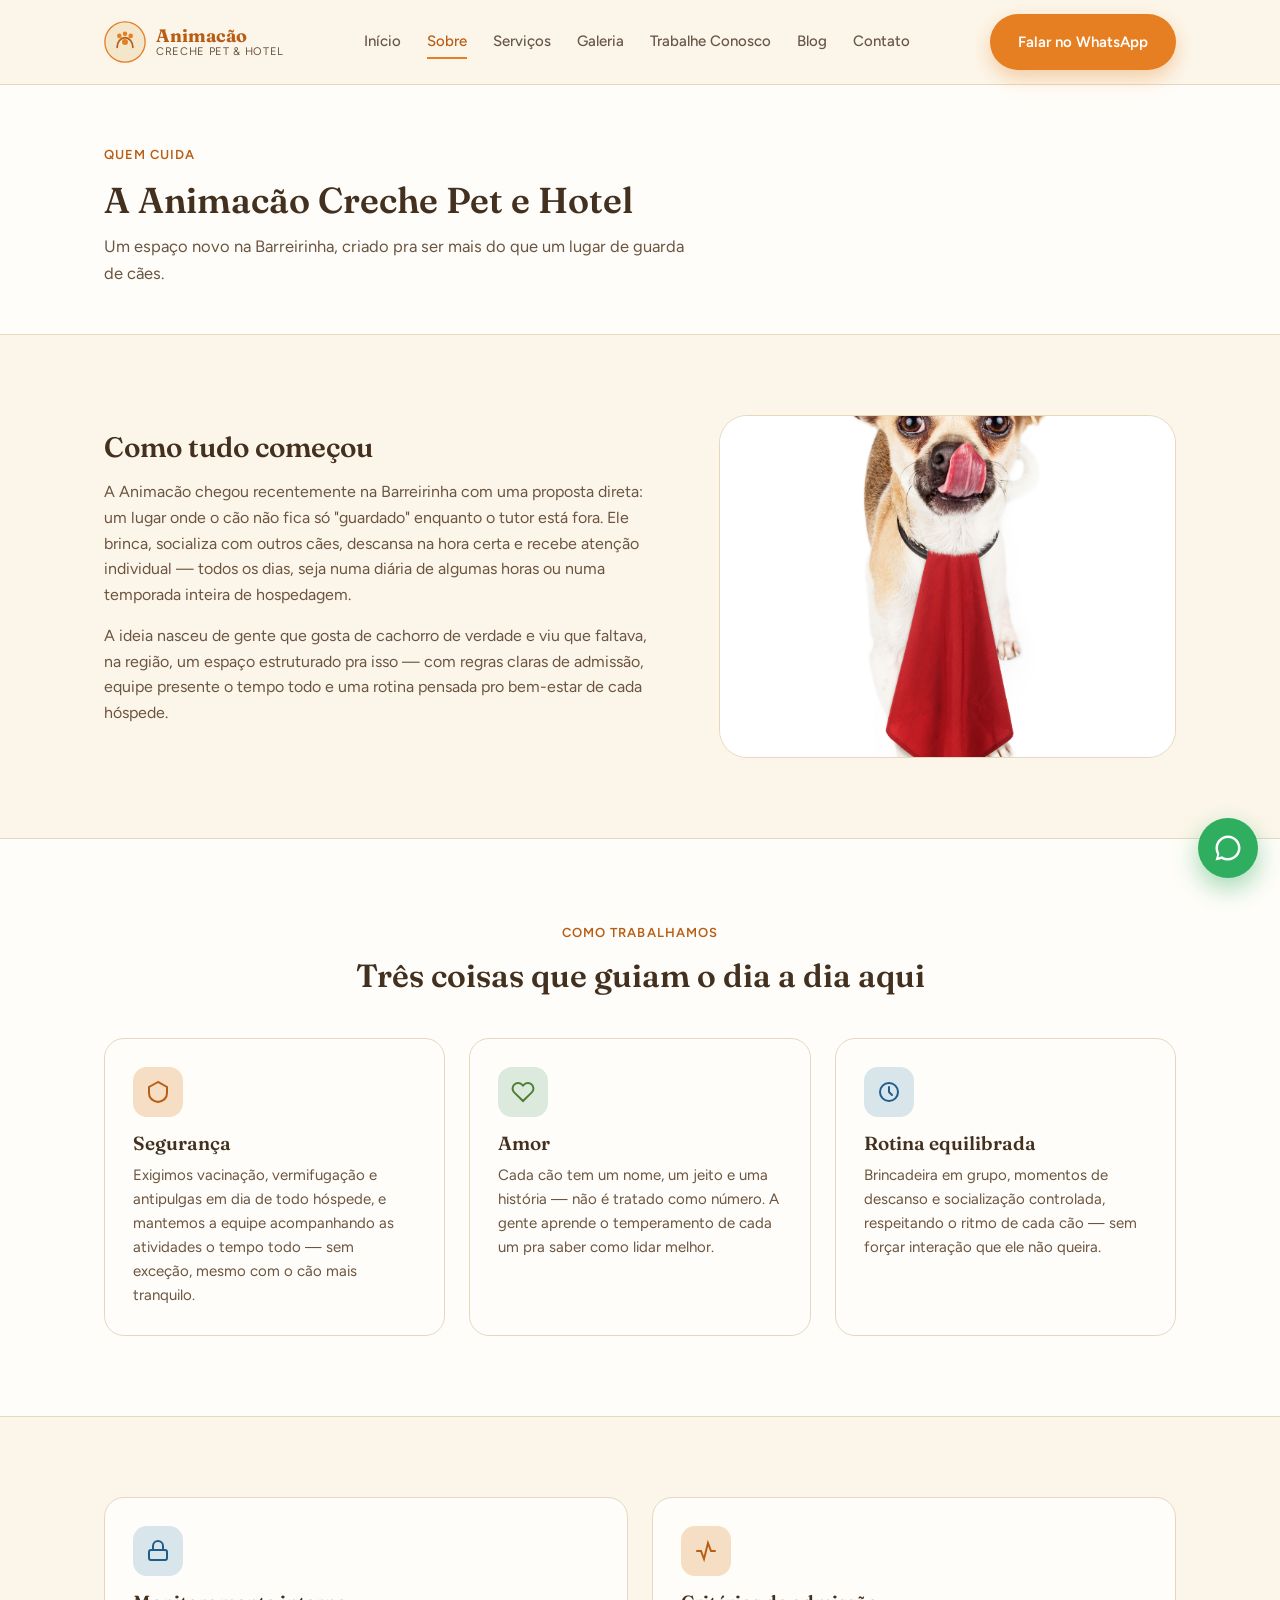
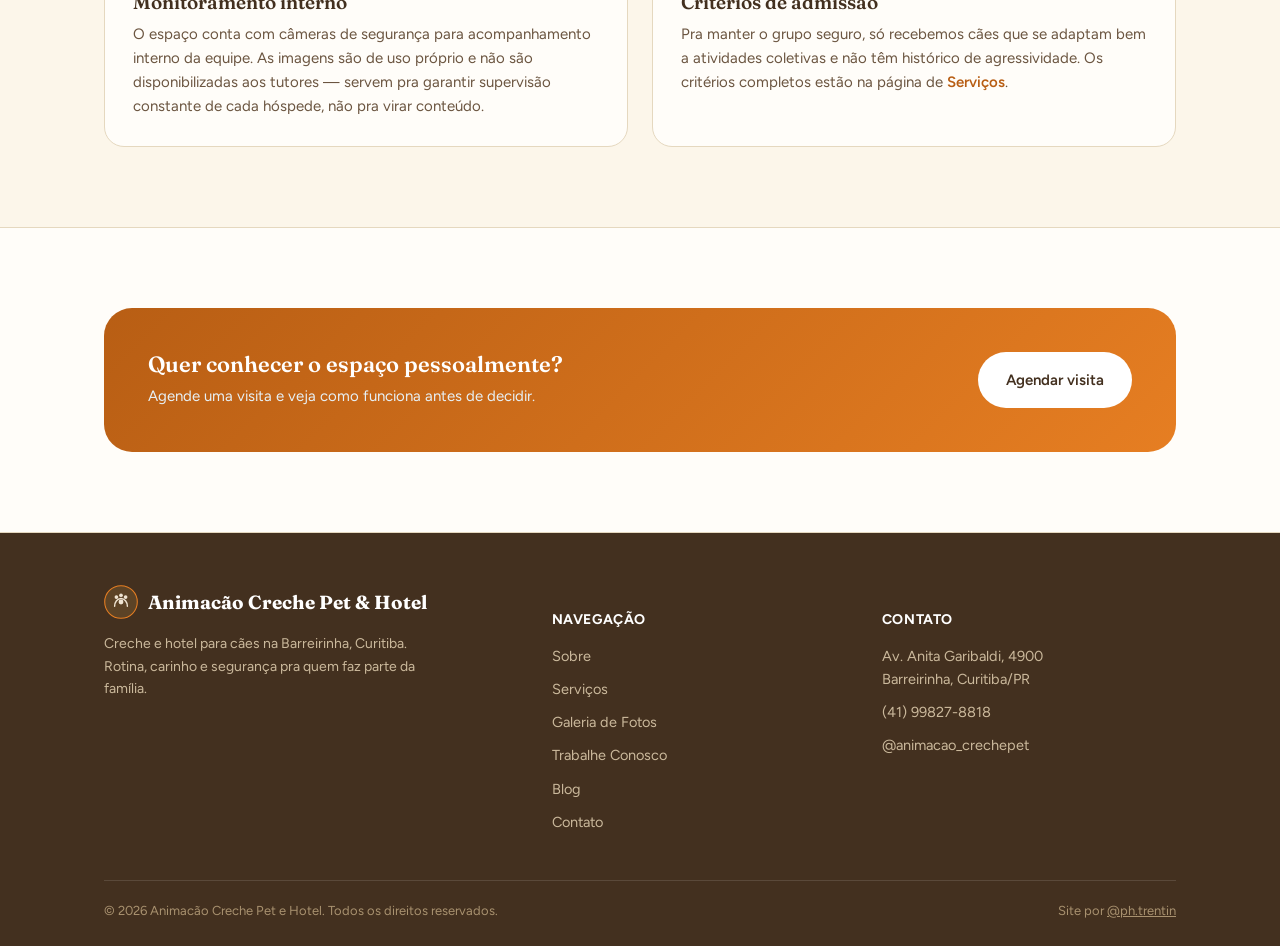
<file: sobre.html>
<!DOCTYPE html>
<html lang="pt-BR">
<head>
<meta charset="UTF-8">
<meta name="viewport" content="width=device-width, initial-scale=1.0">
<title>Sobre a Animacão — Creche Pet e Hotel</title>
<meta name="description" content="Conheça a Animacão Creche Pet e Hotel: um espaço novo na Barreirinha, Curitiba, pensado para cuidar de cada cão com segurança, carinho e rotina.">
<link rel="preconnect" href="https://fonts.googleapis.com">
<link rel="preconnect" href="https://fonts.gstatic.com" crossorigin>
<link href="https://fonts.googleapis.com/css2?family=Fraunces:ital,opsz,wght@0,9..144,400;0,9..144,500;0,9..144,600;0,9..144,700;1,9..144,500&family=Figtree:wght@400;500;600;700&display=swap" rel="stylesheet">
<link rel="stylesheet" href="styles.css">
</head>
<body>

<header>
  <div class="nav-wrap">
    <a href="index.html" class="brand">
      <svg class="brand-mark" viewBox="0 0 48 48" fill="none">
        <circle cx="24" cy="24" r="23" fill="#F3E6CB" stroke="#E67E22" stroke-width="1.5"/>
        <path d="M15 30c0-6 4-11 9-11s9 5 9 11" stroke="#B85E14" stroke-width="2" stroke-linecap="round"/>
        <circle cx="17.5" cy="17" r="2.6" fill="#E67E22"/>
        <circle cx="24" cy="14.5" r="2.6" fill="#E67E22"/>
        <circle cx="30.5" cy="17" r="2.6" fill="#E67E22"/>
        <circle cx="24" cy="24" r="3.4" fill="#E67E22"/>
      </svg>
      <span class="brand-text">
        <strong>Animacão</strong>
        <span>Creche Pet &amp; Hotel</span>
      </span>
    </a>
    <nav class="links" id="navLinks">
      <a href="index.html">Início</a>
      <a href="sobre.html" class="active">Sobre</a>
      <a href="servicos.html">Serviços</a>
      <a href="galeria.html">Galeria</a>
      <a href="trabalhe-conosco.html">Trabalhe Conosco</a>
      <a href="blog.html">Blog</a>
      <a href="contato.html">Contato</a>
    </nav>
    <div class="nav-cta">
      <a class="btn btn-primary" href="https://wa.me/5541998278818?text=Oi!%20Vi%20o%20site%20da%20Animac%C3%A3o%20Creche%20Pet%20e%20Hotel%20e%20queria%20saber%20mais." target="_blank" rel="noopener">
        <span class="long">Falar no WhatsApp</span><span class="short" style="display:none;">WhatsApp</span>
      </a>
      <button class="menu-toggle" id="menuToggle" aria-label="Abrir menu">
        <svg viewBox="0 0 24 24" fill="none" stroke="currentColor" stroke-width="2"><line x1="3" y1="6" x2="21" y2="6"/><line x1="3" y1="12" x2="21" y2="12"/><line x1="3" y1="18" x2="21" y2="18"/></svg>
      </button>
    </div>
  </div>
</header>

<section class="page-hero">
  <div class="container">
    <div class="eyebrow">Quem cuida</div>
    <h1>A Animacão Creche Pet e Hotel</h1>
    <p>Um espaço novo na Barreirinha, criado pra ser mais do que um lugar de guarda de cães.</p>
  </div>
</section>

<section>
  <div class="container">
    <div class="hero-grid" style="align-items:center;">
      <div>
        <h2 style="font-size:28px; margin-bottom:16px;">Como tudo começou</h2>
        <p style="color:var(--brown-soft); font-size:16px; margin-bottom:16px;">A Animacão chegou recentemente na Barreirinha com uma proposta direta: um lugar onde o cão não fica só "guardado" enquanto o tutor está fora. Ele brinca, socializa com outros cães, descansa na hora certa e recebe atenção individual — todos os dias, seja numa diária de algumas horas ou numa temporada inteira de hospedagem.</p>
        <p style="color:var(--brown-soft); font-size:16px;">A ideia nasceu de gente que gosta de cachorro de verdade e viu que faltava, na região, um espaço estruturado pra isso — com regras claras de admissão, equipe presente o tempo todo e uma rotina pensada pro bem-estar de cada hóspede.</p>
      </div>
      <div class="photo-frame" style="aspect-ratio:4/3; border-radius:28px; border:1px solid var(--line);">
        <img src="img/adorable-dog-with-red-tie-licking-its-nose-2026-03-09-04-32-36-utc.jpg" alt="Cão lambendo o focinho" loading="lazy">
      </div>
    </div>
  </div>
</section>

<section class="alt">
  <div class="container">
    <div class="section-head center">
      <div class="eyebrow" style="justify-content:center;">Como trabalhamos</div>
      <h2>Três coisas que guiam o dia a dia aqui</h2>
    </div>
    <div class="pillars">
      <div class="pillar t1">
        <div class="icon"><svg viewBox="0 0 24 24" fill="none" stroke-width="2" stroke-linecap="round"><path d="M12 2 3 7v6c0 5 4 8 9 9 5-1 9-4 9-9V7z"/></svg></div>
        <h3>Segurança</h3>
        <p>Exigimos vacinação, vermifugação e antipulgas em dia de todo hóspede, e mantemos a equipe acompanhando as atividades o tempo todo — sem exceção, mesmo com o cão mais tranquilo.</p>
      </div>
      <div class="pillar t2">
        <div class="icon"><svg viewBox="0 0 24 24" fill="none" stroke-width="2" stroke-linecap="round"><path d="M20.8 4.6a5.5 5.5 0 0 0-7.8 0L12 5.6l-1-1a5.5 5.5 0 1 0-7.8 7.8l1 1L12 21l7.8-7.6 1-1a5.5 5.5 0 0 0 0-7.8z"/></svg></div>
        <h3>Amor</h3>
        <p>Cada cão tem um nome, um jeito e uma história — não é tratado como número. A gente aprende o temperamento de cada um pra saber como lidar melhor.</p>
      </div>
      <div class="pillar t3">
        <div class="icon"><svg viewBox="0 0 24 24" fill="none" stroke-width="2" stroke-linecap="round"><circle cx="12" cy="12" r="9"/><path d="M12 7v5l3 3"/></svg></div>
        <h3>Rotina equilibrada</h3>
        <p>Brincadeira em grupo, momentos de descanso e socialização controlada, respeitando o ritmo de cada cão — sem forçar interação que ele não queira.</p>
      </div>
    </div>
  </div>
</section>

<section>
  <div class="container">
    <div class="pillars" style="grid-template-columns:1fr 1fr;">
      <div class="pillar t3">
        <div class="icon"><svg viewBox="0 0 24 24" fill="none" stroke-width="2" stroke-linecap="round"><rect x="3" y="11" width="18" height="10" rx="2"/><path d="M7 11V7a5 5 0 0 1 10 0v4"/></svg></div>
        <h3>Monitoramento interno</h3>
        <p>O espaço conta com câmeras de segurança para acompanhamento interno da equipe. As imagens são de uso próprio e não são disponibilizadas aos tutores — servem pra garantir supervisão constante de cada hóspede, não pra virar conteúdo.</p>
      </div>
      <div class="pillar t1">
        <div class="icon"><svg viewBox="0 0 24 24" fill="none" stroke-width="2" stroke-linecap="round"><path d="M3 12h4l3 8 4-16 3 8h4"/></svg></div>
        <h3>Critérios de admissão</h3>
        <p>Pra manter o grupo seguro, só recebemos cães que se adaptam bem a atividades coletivas e não têm histórico de agressividade. Os critérios completos estão na página de <a href="servicos.html#quem-pode" style="color:var(--orange-dark); font-weight:600;">Serviços</a>.</p>
      </div>
    </div>
  </div>
</section>

<section class="alt">
  <div class="container">
    <div class="season" style="background:linear-gradient(135deg, var(--orange-dark), var(--orange)); grid-template-columns:1fr auto;">
      <div>
        <h3>Quer conhecer o espaço pessoalmente?</h3>
        <p>Agende uma visita e veja como funciona antes de decidir.</p>
      </div>
      <a class="btn btn-white" href="https://wa.me/5541998278818?text=Oi!%20Queria%20agendar%20uma%20visita%20para%20conhecer%20o%20espa%C3%A7o." target="_blank" rel="noopener">Agendar visita</a>
    </div>
  </div>
</section>

<footer>
  <div class="container">
    <div class="footer-grid">
      <div>
        <div class="footer-brand">
          <svg width="34" height="34" viewBox="0 0 48 48" fill="none">
            <circle cx="24" cy="24" r="23" fill="#5C4326" stroke="#E67E22" stroke-width="1.5"/>
            <path d="M15 30c0-6 4-11 9-11s9 5 9 11" stroke="#EFE4D2" stroke-width="2" stroke-linecap="round"/>
            <circle cx="17.5" cy="17" r="2.6" fill="#EFE4D2"/>
            <circle cx="24" cy="14.5" r="2.6" fill="#EFE4D2"/>
            <circle cx="30.5" cy="17" r="2.6" fill="#EFE4D2"/>
            <circle cx="24" cy="24" r="3.4" fill="#EFE4D2"/>
          </svg>
          <strong>Animacão Creche Pet &amp; Hotel</strong>
        </div>
        <p>Creche e hotel para cães na Barreirinha, Curitiba. Rotina, carinho e segurança pra quem faz parte da família.</p>
      </div>
      <div>
        <h5>Navegação</h5>
        <ul>
          <li><a href="sobre.html">Sobre</a></li>
          <li><a href="servicos.html">Serviços</a></li>
          <li><a href="galeria.html">Galeria de Fotos</a></li>
          <li><a href="trabalhe-conosco.html">Trabalhe Conosco</a></li>
          <li><a href="blog.html">Blog</a></li>
          <li><a href="contato.html">Contato</a></li>
        </ul>
      </div>
      <div>
        <h5>Contato</h5>
        <ul>
          <li>Av. Anita Garibaldi, 4900<br>Barreirinha, Curitiba/PR</li>
          <li>(41) 99827-8818</li>
          <li>@animacao_crechepet</li>
        </ul>
      </div>
    </div>
    <div class="footer-bottom">
      <span>© 2026 Animacão Creche Pet e Hotel. Todos os direitos reservados.</span>
      <span>Site por <a href="https://www.instagram.com/ph.trentin/" target="_blank" rel="noopener" style="color:inherit; text-decoration:underline;">@ph.trentin</a></span>
    </div>
  </div>
</footer>

<a class="whatsapp-float" href="https://wa.me/5541998278818?text=Oi!%20Vi%20o%20site%20da%20Animac%C3%A3o%20Creche%20Pet%20e%20Hotel%20e%20queria%20saber%20mais." target="_blank" rel="noopener" aria-label="Falar no WhatsApp">
  <svg viewBox="0 0 24 24"><path d="M12 2C6.5 2 2 6.5 2 12c0 1.8.5 3.6 1.4 5.1L2 22l5.1-1.3C8.5 21.5 10.2 22 12 22c5.5 0 10-4.5 10-10S17.5 2 12 2zm0 18c-1.6 0-3.1-.4-4.4-1.2l-.3-.2-3 .8.8-2.9-.2-.3C4.4 15 4 13.5 4 12c0-4.4 3.6-8 8-8s8 3.6 8 8-3.6 8-8 8z"/></svg>
</a>

<script src="main.js"></script>
</body>
</html>
</file>
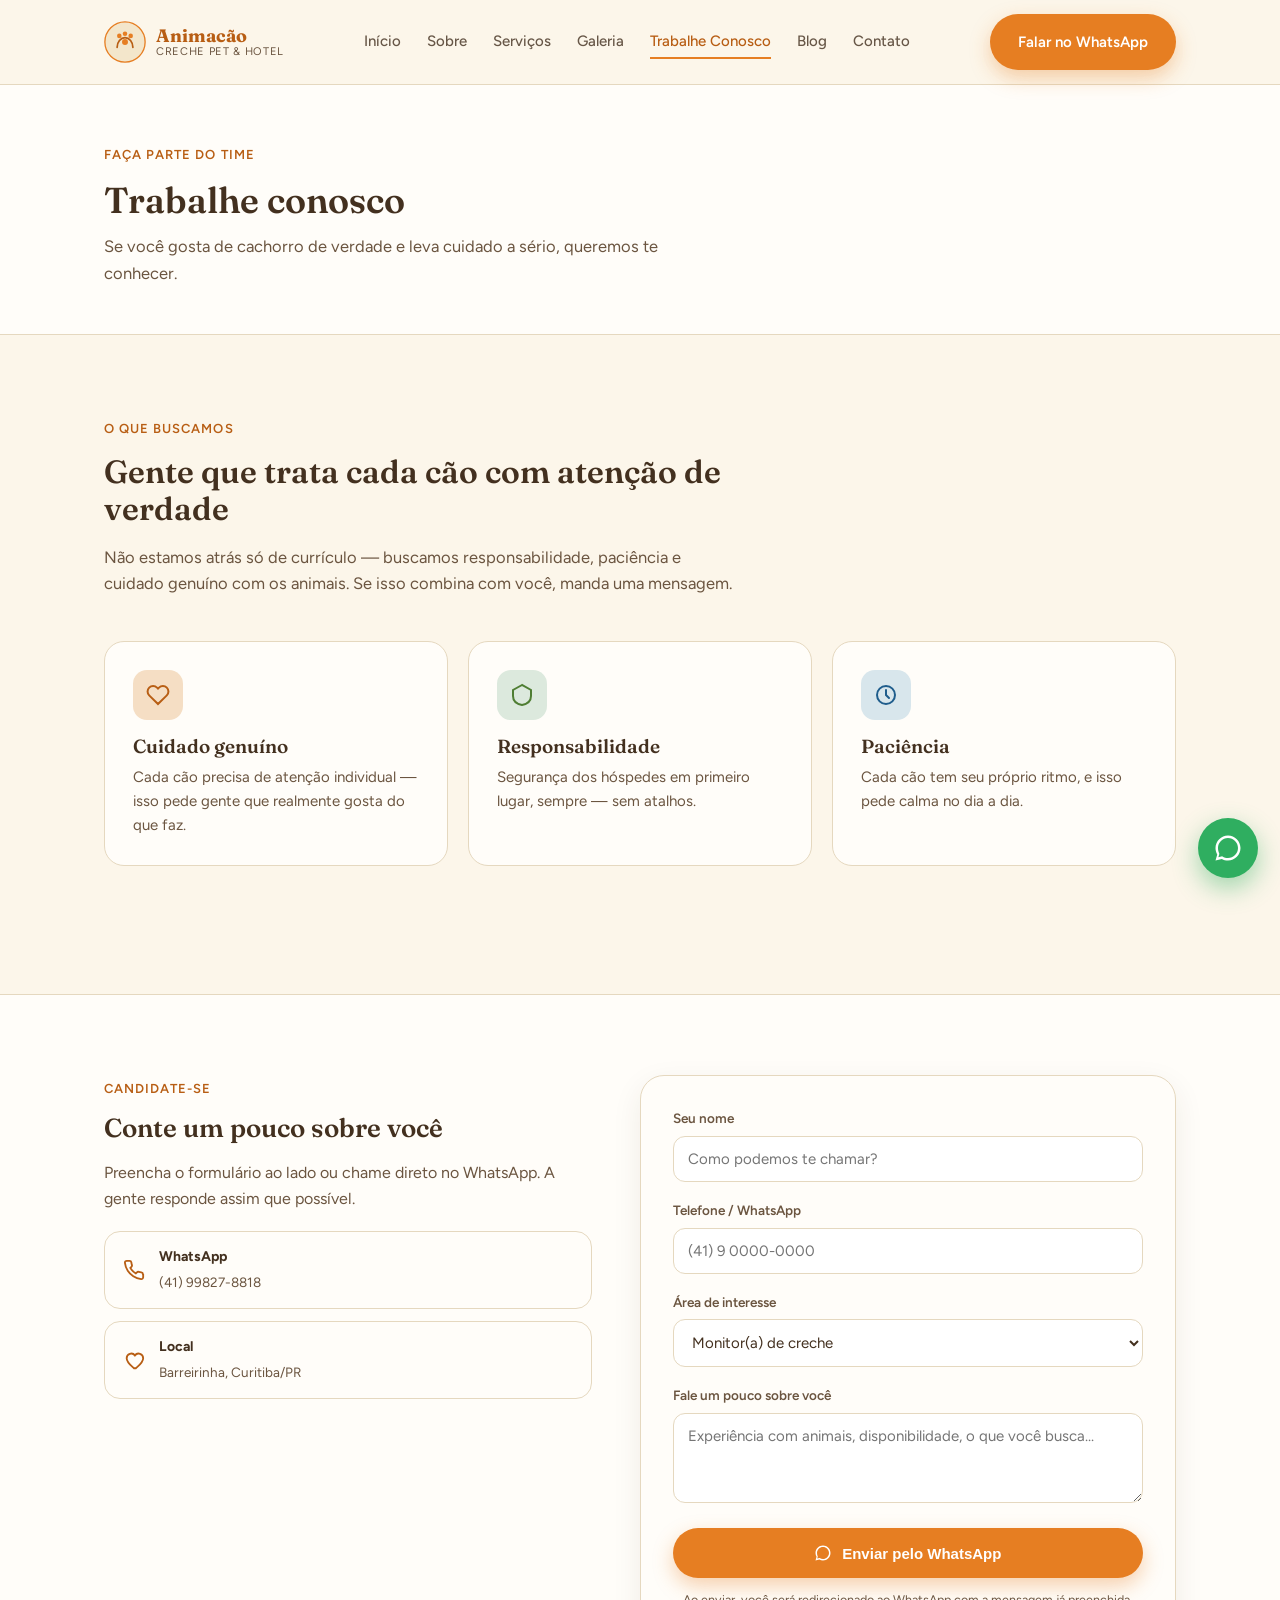
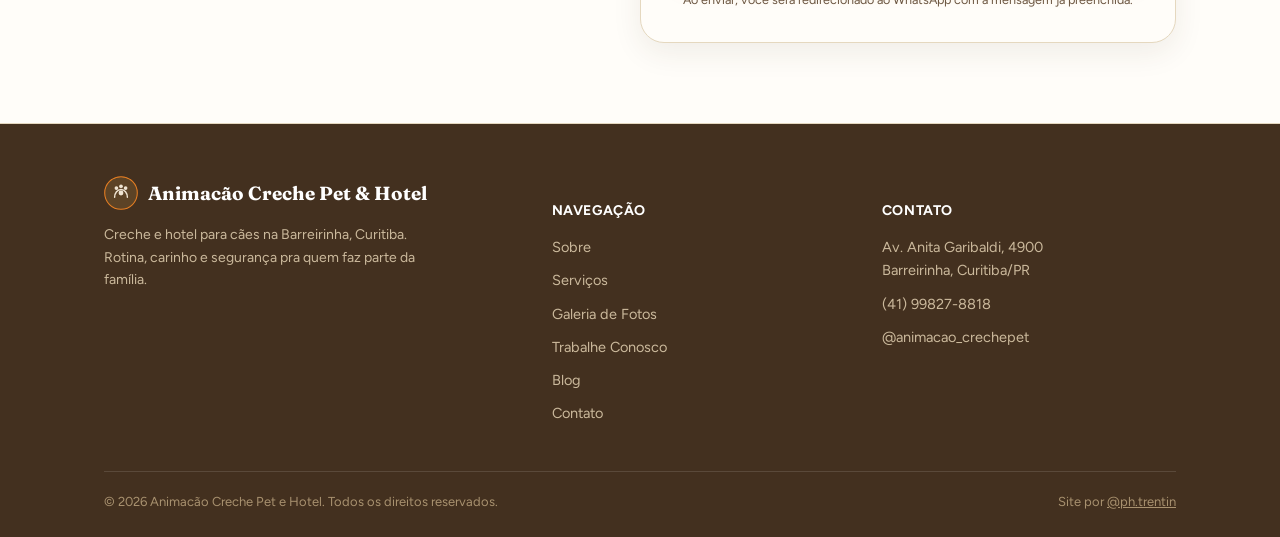
<file: trabalhe-conosco.html>
<!DOCTYPE html>
<html lang="pt-BR">
<head>
<meta charset="UTF-8">
<meta name="viewport" content="width=device-width, initial-scale=1.0">
<title>Trabalhe Conosco | Animacão Creche Pet e Hotel</title>
<meta name="description" content="Gosta de cachorro de verdade e quer trabalhar com isso? Mande uma mensagem pra Animacão Creche Pet e Hotel.">
<link rel="preconnect" href="https://fonts.googleapis.com">
<link rel="preconnect" href="https://fonts.gstatic.com" crossorigin>
<link href="https://fonts.googleapis.com/css2?family=Fraunces:ital,opsz,wght@0,9..144,400;0,9..144,500;0,9..144,600;0,9..144,700;1,9..144,500&family=Figtree:wght@400;500;600;700&display=swap" rel="stylesheet">
<link rel="stylesheet" href="styles.css">
</head>
<body>

<header>
  <div class="nav-wrap">
    <a href="index.html" class="brand">
      <svg class="brand-mark" viewBox="0 0 48 48" fill="none">
        <circle cx="24" cy="24" r="23" fill="#F3E6CB" stroke="#E67E22" stroke-width="1.5"/>
        <path d="M15 30c0-6 4-11 9-11s9 5 9 11" stroke="#B85E14" stroke-width="2" stroke-linecap="round"/>
        <circle cx="17.5" cy="17" r="2.6" fill="#E67E22"/>
        <circle cx="24" cy="14.5" r="2.6" fill="#E67E22"/>
        <circle cx="30.5" cy="17" r="2.6" fill="#E67E22"/>
        <circle cx="24" cy="24" r="3.4" fill="#E67E22"/>
      </svg>
      <span class="brand-text">
        <strong>Animacão</strong>
        <span>Creche Pet &amp; Hotel</span>
      </span>
    </a>
    <nav class="links" id="navLinks">
      <a href="index.html">Início</a>
      <a href="sobre.html">Sobre</a>
      <a href="servicos.html">Serviços</a>
      <a href="galeria.html">Galeria</a>
      <a href="trabalhe-conosco.html" class="active">Trabalhe Conosco</a>
      <a href="blog.html">Blog</a>
      <a href="contato.html">Contato</a>
    </nav>
    <div class="nav-cta">
      <a class="btn btn-primary" href="https://wa.me/5541998278818?text=Oi!%20Vi%20o%20site%20da%20Animac%C3%A3o%20Creche%20Pet%20e%20Hotel%20e%20queria%20saber%20mais." target="_blank" rel="noopener">
        <span class="long">Falar no WhatsApp</span><span class="short" style="display:none;">WhatsApp</span>
      </a>
      <button class="menu-toggle" id="menuToggle" aria-label="Abrir menu">
        <svg viewBox="0 0 24 24" fill="none" stroke="currentColor" stroke-width="2"><line x1="3" y1="6" x2="21" y2="6"/><line x1="3" y1="12" x2="21" y2="12"/><line x1="3" y1="18" x2="21" y2="18"/></svg>
      </button>
    </div>
  </div>
</header>

<section class="page-hero">
  <div class="container">
    <div class="eyebrow">Faça parte do time</div>
    <h1>Trabalhe conosco</h1>
    <p>Se você gosta de cachorro de verdade e leva cuidado a sério, queremos te conhecer.</p>
  </div>
</section>

<section>
  <div class="container">
    <div class="section-head">
      <div class="eyebrow">O que buscamos</div>
      <h2>Gente que trata cada cão com atenção de verdade</h2>
      <p>Não estamos atrás só de currículo — buscamos responsabilidade, paciência e cuidado genuíno com os animais. Se isso combina com você, manda uma mensagem.</p>
    </div>
    <div class="values-grid">
      <div class="pillar t1">
        <div class="icon"><svg viewBox="0 0 24 24" fill="none" stroke-width="2" stroke-linecap="round"><path d="M20.8 4.6a5.5 5.5 0 0 0-7.8 0L12 5.6l-1-1a5.5 5.5 0 1 0-7.8 7.8l1 1L12 21l7.8-7.6 1-1a5.5 5.5 0 0 0 0-7.8z"/></svg></div>
        <h3>Cuidado genuíno</h3>
        <p>Cada cão precisa de atenção individual — isso pede gente que realmente gosta do que faz.</p>
      </div>
      <div class="pillar t2">
        <div class="icon"><svg viewBox="0 0 24 24" fill="none" stroke-width="2" stroke-linecap="round"><path d="M12 2 3 7v6c0 5 4 8 9 9 5-1 9-4 9-9V7z"/></svg></div>
        <h3>Responsabilidade</h3>
        <p>Segurança dos hóspedes em primeiro lugar, sempre — sem atalhos.</p>
      </div>
      <div class="pillar t3">
        <div class="icon"><svg viewBox="0 0 24 24" fill="none" stroke-width="2" stroke-linecap="round"><circle cx="12" cy="12" r="9"/><path d="M12 7v5l3 3"/></svg></div>
        <h3>Paciência</h3>
        <p>Cada cão tem seu próprio ritmo, e isso pede calma no dia a dia.</p>
      </div>
    </div>
  </div>
</section>

<section class="alt">
  <div class="container">
    <div class="contact-grid" style="grid-template-columns:1fr 1.1fr;">
      <div>
        <div class="eyebrow">Candidate-se</div>
        <h2 style="font-size:26px; margin-bottom:14px;">Conte um pouco sobre você</h2>
        <p style="color:var(--brown-soft); font-size:16px; margin-bottom:20px;">Preencha o formulário ao lado ou chame direto no WhatsApp. A gente responde assim que possível.</p>
        <div class="info-row">
          <svg viewBox="0 0 24 24" fill="none" stroke-width="2" stroke-linecap="round"><path d="M22 16.9v3a2 2 0 0 1-2.2 2 19.8 19.8 0 0 1-8.6-3.1 19.5 19.5 0 0 1-6-6 19.8 19.8 0 0 1-3.1-8.6A2 2 0 0 1 4.1 2h3a2 2 0 0 1 2 1.7c.1.9.3 1.8.6 2.7a2 2 0 0 1-.5 2.1L8 9.7a16 16 0 0 0 6 6l1.2-1.2a2 2 0 0 1 2.1-.5c.9.3 1.8.5 2.7.6a2 2 0 0 1 1.7 2z"/></svg>
          <div><strong>WhatsApp</strong><span>(41) 99827-8818</span></div>
        </div>
        <div class="info-row">
          <svg viewBox="0 0 24 24" fill="none" stroke-width="2" stroke-linecap="round"><path d="M12 21c-4-3.5-8-6.5-8-11a5 5 0 0 1 9-3 5 5 0 0 1 9 3c0 4.5-4 7.5-8 11z"/></svg>
          <div><strong>Local</strong><span>Barreirinha, Curitiba/PR</span></div>
        </div>
      </div>
      <form id="jobForm">
        <div class="field">
          <label for="jobNome">Seu nome</label>
          <input type="text" id="jobNome" placeholder="Como podemos te chamar?" required>
        </div>
        <div class="field">
          <label for="jobTelefone">Telefone / WhatsApp</label>
          <input type="tel" id="jobTelefone" placeholder="(41) 9 0000-0000" required>
        </div>
        <div class="field">
          <label for="jobArea">Área de interesse</label>
          <select id="jobArea">
            <option value="Monitor(a) de creche">Monitor(a) de creche</option>
            <option value="Recepção / atendimento">Recepção / atendimento</option>
            <option value="Estética animal">Estética animal</option>
            <option value="Outra área">Outra área</option>
          </select>
        </div>
        <div class="field">
          <label for="jobMensagem">Fale um pouco sobre você</label>
          <textarea id="jobMensagem" placeholder="Experiência com animais, disponibilidade, o que você busca..."></textarea>
        </div>
        <button type="submit" class="btn btn-primary">
          <svg width="18" height="18" viewBox="0 0 24 24" fill="currentColor"><path d="M12 2C6.5 2 2 6.5 2 12c0 1.8.5 3.6 1.4 5.1L2 22l5.1-1.3C8.5 21.5 10.2 22 12 22c5.5 0 10-4.5 10-10S17.5 2 12 2zm0 18c-1.6 0-3.1-.4-4.4-1.2l-.3-.2-3 .8.8-2.9-.2-.3C4.4 15 4 13.5 4 12c0-4.4 3.6-8 8-8s8 3.6 8 8-3.6 8-8 8z"/></svg>
          Enviar pelo WhatsApp
        </button>
        <small>Ao enviar, você será redirecionado ao WhatsApp com a mensagem já preenchida.</small>
      </form>
    </div>
  </div>
</section>

<footer>
  <div class="container">
    <div class="footer-grid">
      <div>
        <div class="footer-brand">
          <svg width="34" height="34" viewBox="0 0 48 48" fill="none">
            <circle cx="24" cy="24" r="23" fill="#5C4326" stroke="#E67E22" stroke-width="1.5"/>
            <path d="M15 30c0-6 4-11 9-11s9 5 9 11" stroke="#EFE4D2" stroke-width="2" stroke-linecap="round"/>
            <circle cx="17.5" cy="17" r="2.6" fill="#EFE4D2"/>
            <circle cx="24" cy="14.5" r="2.6" fill="#EFE4D2"/>
            <circle cx="30.5" cy="17" r="2.6" fill="#EFE4D2"/>
            <circle cx="24" cy="24" r="3.4" fill="#EFE4D2"/>
          </svg>
          <strong>Animacão Creche Pet &amp; Hotel</strong>
        </div>
        <p>Creche e hotel para cães na Barreirinha, Curitiba. Rotina, carinho e segurança pra quem faz parte da família.</p>
      </div>
      <div>
        <h5>Navegação</h5>
        <ul>
          <li><a href="sobre.html">Sobre</a></li>
          <li><a href="servicos.html">Serviços</a></li>
          <li><a href="galeria.html">Galeria de Fotos</a></li>
          <li><a href="trabalhe-conosco.html">Trabalhe Conosco</a></li>
          <li><a href="blog.html">Blog</a></li>
          <li><a href="contato.html">Contato</a></li>
        </ul>
      </div>
      <div>
        <h5>Contato</h5>
        <ul>
          <li>Av. Anita Garibaldi, 4900<br>Barreirinha, Curitiba/PR</li>
          <li>(41) 99827-8818</li>
          <li>@animacao_crechepet</li>
        </ul>
      </div>
    </div>
    <div class="footer-bottom">
      <span>© 2026 Animacão Creche Pet e Hotel. Todos os direitos reservados.</span>
      <span>Site por <a href="https://www.instagram.com/ph.trentin/" target="_blank" rel="noopener" style="color:inherit; text-decoration:underline;">@ph.trentin</a></span>
    </div>
  </div>
</footer>

<a class="whatsapp-float" href="https://wa.me/5541998278818?text=Oi!%20Vi%20o%20site%20da%20Animac%C3%A3o%20Creche%20Pet%20e%20Hotel%20e%20queria%20saber%20mais." target="_blank" rel="noopener" aria-label="Falar no WhatsApp">
  <svg viewBox="0 0 24 24"><path d="M12 2C6.5 2 2 6.5 2 12c0 1.8.5 3.6 1.4 5.1L2 22l5.1-1.3C8.5 21.5 10.2 22 12 22c5.5 0 10-4.5 10-10S17.5 2 12 2zm0 18c-1.6 0-3.1-.4-4.4-1.2l-.3-.2-3 .8.8-2.9-.2-.3C4.4 15 4 13.5 4 12c0-4.4 3.6-8 8-8s8 3.6 8 8-3.6 8-8 8z"/></svg>
</a>

<script src="main.js"></script>
</body>
</html>
</file>
<file: styles.css>
:root{
  --cream:#FCF6EA;
  --cream-2:#F3E6CB;
  --paper:#FFFDF9;
  --orange:#E67E22;
  --orange-dark:#B85E14;
  --blue:#2E7EBB;
  --blue-dark:#1F5D8C;
  --sage:#6FA84A;
  --sage-dark:#4F7E33;
  --brown:#43301F;
  --brown-soft:#6B5540;
  --line:#E5D8BF;
  --shadow: 0 10px 30px rgba(67,48,31,0.08);
}
*{box-sizing:border-box;}
html{scroll-behavior:smooth;}
body{
  margin:0;
  font-family:'Figtree', sans-serif;
  color:var(--brown);
  background:var(--cream);
  line-height:1.6;
}
h1,h2,h3,.serif{
  font-family:'Fraunces', serif;
  font-weight:600;
  color:var(--brown);
  line-height:1.15;
  margin:0;
}
a{color:inherit; text-decoration:none;}
img{max-width:100%; display:block;}
ul{margin:0;}
.container{
  max-width:1120px;
  margin:0 auto;
  padding:0 24px;
}
.eyebrow{
  display:inline-flex;
  align-items:center;
  gap:8px;
  font-size:13px;
  letter-spacing:0.08em;
  text-transform:uppercase;
  font-weight:600;
  color:var(--orange-dark);
  margin-bottom:14px;
}
.eyebrow svg{width:16px; height:16px;}
.btn{
  display:inline-flex;
  align-items:center;
  gap:10px;
  padding:14px 26px;
  border-radius:100px;
  font-weight:600;
  font-size:15px;
  border:2px solid transparent;
  cursor:pointer;
  transition:transform .15s ease, box-shadow .15s ease, background .15s ease;
}
.btn-primary{
  background:var(--orange);
  color:#fff;
  box-shadow:0 8px 20px rgba(230,126,34,0.35);
}
.btn-primary:hover{background:var(--orange-dark); transform:translateY(-1px);}
.btn-outline{ border-color:var(--brown); color:var(--brown); }
.btn-outline:hover{background:var(--brown); color:#fff;}
.btn-white{ background:#fff; color:var(--brown); }
.btn-white:hover{background:var(--cream-2);}

/* Header */
header{
  position:sticky; top:0; z-index:50;
  background:rgba(252,246,234,0.94);
  backdrop-filter:blur(8px);
  border-bottom:1px solid var(--line);
}
.nav-wrap{
  display:flex; align-items:center; justify-content:space-between;
  padding:14px 24px; max-width:1120px; margin:0 auto;
}
.brand{display:flex; align-items:center; gap:10px;}
.brand-mark{width:42px; height:42px; flex-shrink:0;}
.brand-text{display:flex; flex-direction:column; line-height:1.1;}
.brand-text strong{font-family:'Fraunces', serif; font-size:18px; font-weight:700; color:var(--orange-dark);}
.brand-text span{font-size:11px; letter-spacing:0.06em; text-transform:uppercase; color:var(--brown-soft);}
nav.links{display:flex; gap:26px; font-size:15px; font-weight:500;}
nav.links a{opacity:0.8; padding:4px 0; border-bottom:2px solid transparent;}
nav.links a:hover{opacity:1; color:var(--orange-dark);}
nav.links a.active{opacity:1; color:var(--orange-dark); border-color:var(--orange);}
.nav-cta{display:flex; align-items:center; gap:16px;}
.menu-toggle{display:none; background:none; border:none; cursor:pointer; padding:6px;}
.menu-toggle svg{width:26px; height:26px;}

@media (max-width:900px){
  nav.links{
    position:fixed; top:71px; left:0; right:0;
    background:var(--paper); flex-direction:column; gap:0;
    padding:8px 24px 18px; border-bottom:1px solid var(--line);
    transform:translateY(-130%); transition:transform .25s ease;
  }
  nav.links.open{transform:translateY(0);}
  nav.links a{padding:12px 0; border-bottom:1px solid var(--line);}
  .menu-toggle{display:block;}
  .nav-cta .btn span.long{display:none;}
  .nav-cta .btn span.short{display:inline !important;}
}

/* Page hero (inner pages) */
.page-hero{
  padding:56px 0 48px;
  border-bottom:1px solid var(--line);
  background:var(--paper);
}
.page-hero h1{font-size:36px; margin-bottom:12px;}
.page-hero p{font-size:16.5px; color:var(--brown-soft); max-width:600px; margin:0;}

/* Home Hero */
.hero{position:relative; overflow:hidden; padding:72px 0 90px;}
.hero-blob{position:absolute; border-radius:50%; filter:blur(2px); opacity:0.55; z-index:0;}
.hero-blob.b1{width:420px; height:420px; background:var(--cream-2); top:-160px; right:-120px;}
.hero-blob.b2{width:260px; height:260px; background:#DCE9DD; bottom:-100px; left:-80px;}
.hero-grid{position:relative; z-index:1; display:grid; grid-template-columns:1.1fr 0.9fr; gap:56px; align-items:center;}
@media (max-width:900px){ .hero-grid{grid-template-columns:1fr;} }
.hero h1{font-size:42px; margin-bottom:20px;}
@media (max-width:600px){ .hero h1{font-size:30px;} .page-hero h1{font-size:28px;} }
.hero p.lead{font-size:18px; color:var(--brown-soft); max-width:520px; margin-bottom:30px;}
.hero-actions{display:flex; gap:14px; flex-wrap:wrap; margin-bottom:34px;}
.hero-stats{display:flex; gap:32px; flex-wrap:wrap;}
.hero-stats div strong{display:block; font-family:'Fraunces',serif; font-size:26px; color:var(--orange-dark);}
.hero-stats div span{font-size:13px; color:var(--brown-soft);}
.hero-art{position:relative; background:var(--paper); border-radius:28px; padding:30px; box-shadow:var(--shadow); border:1px solid var(--line);}
.hero-art.photo{padding:0; overflow:hidden;}
.hero-art.photo .photo-frame{border-radius:28px; aspect-ratio:4/3.2;}
@media (max-width:900px){ .hero-art.photo .photo-frame{aspect-ratio:16/11;} }
.hero-art .paw-ring{position:absolute; top:-18px; right:-18px; width:56px; height:56px; background:var(--sage); border-radius:50%; display:flex; align-items:center; justify-content:center; box-shadow:var(--shadow);}
.hero-art .paw-ring svg{width:26px; height:26px; fill:#fff;}
.hero-cards{display:grid; grid-template-columns:1fr 1fr; gap:16px;}
.hero-card{background:var(--cream); border-radius:18px; padding:18px; border:1px solid var(--line);}
.hero-card svg{width:26px; height:26px; margin-bottom:10px; stroke:var(--orange-dark);}
.hero-card h4{font-family:'Fraunces',serif; font-size:16px; margin-bottom:4px;}
.hero-card p{font-size:13px; color:var(--brown-soft); margin:0;}

/* Section generic */
section{padding:80px 0;}
.section-head{max-width:640px; margin-bottom:44px;}
.section-head.center{margin-left:auto; margin-right:auto; text-align:center;}
.section-head h2{font-size:32px; margin-bottom:14px;}
.section-head p{font-size:16.5px; color:var(--brown-soft);}
section.alt{background:var(--paper); border-top:1px solid var(--line); border-bottom:1px solid var(--line);}
.center-btn{display:flex; justify-content:center; margin-top:36px;}

/* Pillars */
.pillars{display:grid; grid-template-columns:repeat(3,1fr); gap:24px;}
@media (max-width:800px){ .pillars{grid-template-columns:1fr;} }
.pillar{background:var(--paper); border:1px solid var(--line); border-radius:20px; padding:28px;}
.pillar .icon{width:50px; height:50px; border-radius:14px; display:flex; align-items:center; justify-content:center; margin-bottom:16px;}
.pillar .icon svg{width:24px; height:24px;}
.pillar.t1 .icon{background:#F5DEC4;}
.pillar.t1 .icon svg{stroke:var(--orange-dark);}
.pillar.t2 .icon{background:#DCE9DD;}
.pillar.t2 .icon svg{stroke:var(--sage-dark);}
.pillar.t3 .icon{background:#D8E6EC;}
.pillar.t3 .icon svg{stroke:var(--blue-dark);}
.pillar h3{font-size:19px; margin-bottom:8px;}
.pillar p{font-size:15px; color:var(--brown-soft); margin:0;}

/* Service cards (teaser on home) */
.card-grid{display:grid; grid-template-columns:1fr 1fr; gap:24px;}
@media (max-width:760px){ .card-grid{grid-template-columns:1fr;} }
.service-card{background:var(--paper); border:1px solid var(--line); border-radius:20px; padding:30px; display:flex; flex-direction:column;}
.service-card .tag{display:inline-block; font-size:12px; font-weight:700; letter-spacing:0.05em; text-transform:uppercase; padding:5px 12px; border-radius:100px; margin-bottom:14px; width:fit-content;}
.service-card.creche .tag{background:#F5DEC4; color:var(--orange-dark);}
.service-card.hotel .tag{background:#D8E6EC; color:var(--blue-dark);}
.service-card h3{font-size:21px; margin-bottom:10px;}
.service-card p{color:var(--brown-soft); font-size:15px; margin-bottom:18px; flex:1;}

/* Services split (detail sections) */
.service{display:grid; grid-template-columns:0.9fr 1.1fr; gap:56px; align-items:center;}
.service.reverse .service-visual{order:2;}
@media (max-width:860px){ .service, .service.reverse{grid-template-columns:1fr;} .service.reverse .service-visual{order:0;} }
.service + .service{margin-top:80px;}
.service-visual{background:var(--cream); border:1px solid var(--line); border-radius:24px; padding:32px;}
.service-tag{display:inline-block; background:var(--orange); color:#fff; font-size:12px; font-weight:700; letter-spacing:0.05em; text-transform:uppercase; padding:6px 14px; border-radius:100px; margin-bottom:16px;}
.service.hotel-tag .service-tag{background:var(--blue);}
.service h3{font-size:27px; margin-bottom:16px;}
.service p{color:var(--brown-soft); font-size:16px; margin-bottom:18px;}
.check-list{list-style:none; padding:0; margin:0 0 20px;}
.check-list li{display:flex; gap:10px; align-items:flex-start; font-size:15px; color:var(--brown); margin-bottom:10px;}
.check-list li svg{width:18px; height:18px; flex-shrink:0; margin-top:2px; stroke:var(--sage-dark);}
.info-row{display:flex; gap:14px; align-items:center; background:var(--paper); border:1px solid var(--line); border-radius:16px; padding:14px 18px; margin-bottom:12px;}
.info-row svg{width:22px; height:22px; stroke:var(--orange-dark); flex-shrink:0;}
.info-row div strong{display:block; font-size:14px;}
.info-row div span{font-size:13.5px; color:var(--brown-soft);}

/* Admission */
.admit-grid{display:grid; grid-template-columns:1fr 1fr; gap:24px;}
@media (max-width:800px){ .admit-grid{grid-template-columns:1fr;} }
.admit-card{background:var(--paper); border-radius:20px; padding:30px; border:1px solid var(--line);}
.admit-card.warn{background:#FBEFE6; border-color:#EAD2B8;}
.admit-card h3{font-size:19px; margin-bottom:16px; display:flex; align-items:center; gap:10px;}
.admit-card h3 svg{width:22px; height:22px;}
.admit-card.yes h3 svg{stroke:var(--sage-dark);}
.admit-card.warn h3 svg{stroke:var(--orange-dark);}

/* Steps */
.steps{display:grid; grid-template-columns:repeat(3,1fr); gap:24px;}
@media (max-width:800px){ .steps{grid-template-columns:1fr;} }
.step .num{width:40px; height:40px; border-radius:50%; background:var(--brown); color:#fff; display:flex; align-items:center; justify-content:center; font-family:'Fraunces',serif; font-weight:600; margin-bottom:16px;}
.step h4{font-size:17px; margin-bottom:6px;}
.step p{font-size:14.5px; color:var(--brown-soft); margin:0;}

/* Season banner */
.season{background:linear-gradient(135deg, var(--blue-dark), var(--blue)); border-radius:28px; padding:44px; color:#fff; display:grid; grid-template-columns:auto 1fr auto; gap:24px; align-items:center;}
@media (max-width:760px){ .season{grid-template-columns:1fr; text-align:left;} }
.season .icon-wrap{width:64px; height:64px; border-radius:18px; background:rgba(255,255,255,0.15); display:flex; align-items:center; justify-content:center;}
.season .icon-wrap svg{width:32px; height:32px; stroke:#fff;}
.season h3{color:#fff; font-size:22px; margin-bottom:6px;}
.season p{color:#E7F0F5; margin:0; font-size:15px;}

/* Testimonials */
.testimonials{display:grid; grid-template-columns:repeat(2,1fr); gap:22px;}
@media (max-width:760px){ .testimonials{grid-template-columns:1fr;} }
.tcard{background:var(--paper); border:1px solid var(--line); border-radius:20px; padding:26px;}
.tcard .stars{color:var(--orange); font-size:15px; margin-bottom:12px; letter-spacing:2px;}
.tcard p{font-size:15.5px; color:var(--brown); margin-bottom:16px;}
.tcard .who{display:flex; align-items:center; gap:10px;}
.tcard .avatar{width:36px; height:36px; border-radius:50%; background:var(--sage); color:#fff; display:flex; align-items:center; justify-content:center; font-family:'Fraunces',serif; font-weight:600; font-size:14px;}
.tcard .who span{font-size:13.5px; color:var(--brown-soft); font-weight:600;}

/* Instagram strip */
.insta-grid{display:grid; grid-template-columns:repeat(4,1fr); gap:14px;}
@media (max-width:700px){ .insta-grid{grid-template-columns:repeat(2,1fr);} }
.insta-tile{aspect-ratio:1; border-radius:16px; background:linear-gradient(135deg,var(--cream-2),var(--paper)); border:1px solid var(--line); display:flex; align-items:center; justify-content:center; position:relative; overflow:hidden;}
.insta-tile svg{width:28px; height:28px; stroke:var(--orange-dark); opacity:0.55;}

/* Gallery */
.gallery-grid{display:grid; grid-template-columns:repeat(3,1fr); gap:18px;}
@media (max-width:760px){ .gallery-grid{grid-template-columns:repeat(2,1fr);} }
@media (max-width:480px){ .gallery-grid{grid-template-columns:1fr;} }
.gallery-tile{aspect-ratio:4/3; border-radius:18px; background:var(--paper); border:1px dashed var(--line); display:flex; flex-direction:column; align-items:center; justify-content:center; gap:10px; text-align:center; padding:16px;}
.gallery-tile svg{width:30px; height:30px; stroke:var(--orange-dark); opacity:0.6;}
.gallery-tile span{font-size:13px; color:var(--brown-soft); font-weight:600;}

/* Blog */
.blog-grid{display:grid; grid-template-columns:repeat(3,1fr); gap:24px;}
@media (max-width:860px){ .blog-grid{grid-template-columns:1fr;} }
.blog-card{background:var(--paper); border:1px solid var(--line); border-radius:20px; overflow:hidden; display:flex; flex-direction:column;}
.blog-card .thumb{aspect-ratio:16/10; background:linear-gradient(135deg,#F5DEC4,#D8E6EC); display:flex; align-items:center; justify-content:center;}
.blog-card .thumb svg{width:32px; height:32px; stroke:var(--orange-dark); opacity:0.6;}
.blog-card .body{padding:22px; display:flex; flex-direction:column; flex:1;}
.blog-card .date{font-size:12.5px; color:var(--brown-soft); text-transform:uppercase; letter-spacing:0.05em; margin-bottom:8px;}
.blog-card h3{font-size:18px; margin-bottom:10px;}
.blog-card p{font-size:14.5px; color:var(--brown-soft); flex:1; margin-bottom:14px;}
.blog-card a.read{font-size:14px; font-weight:700; color:var(--orange-dark);}
.blog-post{max-width:720px; margin:0 auto; padding-top:20px; border-top:1px solid var(--line); margin-top:20px;}
.blog-post h2{font-size:26px; margin-bottom:6px;}
.blog-post .date{font-size:13px; color:var(--brown-soft); margin-bottom:20px; display:block;}
.blog-post p{font-size:16px; color:var(--brown); margin-bottom:16px;}
.blog-post + .blog-post{margin-top:56px;}

/* Photos */
.photo-frame{position:relative; overflow:hidden; background:var(--cream-2);}
.photo-frame img{width:100%; height:100%; object-fit:cover; display:block;}
.gallery-tile.has-photo{border-style:solid; padding:0;}
.gallery-tile.has-photo span{position:absolute; left:12px; bottom:12px; background:rgba(67,48,31,0.72); color:#fff; padding:5px 12px; border-radius:100px; font-size:12px;}
.blog-card .thumb.has-photo{padding:0;}
.blog-card .thumb.has-photo img{width:100%; height:100%; object-fit:cover;}

/* Decorative flanking photos */
.flank-grid{display:grid; grid-template-columns:1fr 2fr 1fr; gap:24px; align-items:center;}
@media (max-width:760px){
  .flank-grid{display:flex; flex-wrap:wrap; justify-content:center; gap:14px;}
  .flank-grid .photo-frame{width:130px; height:130px; aspect-ratio:1/1; order:1; border-radius:16px;}
  .flank-grid p{order:2; width:100%; margin-top:6px;}
}

/* Contact */
.contact-grid{display:grid; grid-template-columns:1fr 1fr; gap:48px;}
@media (max-width:900px){ .contact-grid{grid-template-columns:1fr;} }
.contact-info .info-row{background:var(--cream);}
.map-frame{border-radius:20px; overflow:hidden; border:1px solid var(--line); margin-top:20px; box-shadow:var(--shadow);}
.map-frame iframe{width:100%; height:240px; border:0; display:block;}
form{background:var(--paper); border:1px solid var(--line); border-radius:24px; padding:32px; box-shadow:var(--shadow);}
.field{margin-bottom:18px;}
.field label{display:block; font-size:13.5px; font-weight:600; margin-bottom:6px; color:var(--brown-soft);}
.field input, .field select, .field textarea{width:100%; padding:13px 14px; border:1px solid var(--line); border-radius:12px; font-family:'Figtree', sans-serif; font-size:15px; background:#fff; color:var(--brown);}
.field input:focus, .field select:focus, .field textarea:focus{outline:2px solid var(--orange); outline-offset:1px;}
.field textarea{resize:vertical; min-height:90px;}
form .btn{width:100%; justify-content:center;}
form small{display:block; margin-top:12px; text-align:center; color:var(--brown-soft); font-size:12.5px;}

/* Work with us */
.values-grid{display:grid; grid-template-columns:repeat(3,1fr); gap:20px; margin-bottom:48px;}
@media (max-width:800px){ .values-grid{grid-template-columns:1fr;} }

/* Footer */
footer{background:var(--brown); color:#EFE4D2; padding:52px 0 24px;}
.footer-grid{display:grid; grid-template-columns:1.4fr 1fr 1fr; gap:36px; margin-bottom:36px;}
@media (max-width:760px){ .footer-grid{grid-template-columns:1fr;} }
.footer-brand{display:flex; align-items:center; gap:10px; margin-bottom:14px;}
.footer-brand strong{font-family:'Fraunces',serif; font-size:19px; color:#fff;}
footer p{color:#CBB99C; font-size:14px; max-width:320px;}
footer h5{color:#fff; font-size:14px; margin-bottom:14px; letter-spacing:0.04em; text-transform:uppercase;}
footer ul{list-style:none; padding:0; margin:0;}
footer li{margin-bottom:10px; font-size:14.5px; color:#CBB99C;}
footer a:hover{color:#fff;}
.footer-bottom{border-top:1px solid rgba(255,255,255,0.12); padding-top:20px; font-size:13px; color:#A8916F; display:flex; justify-content:space-between; flex-wrap:wrap; gap:10px;}

/* Floating WhatsApp */
.whatsapp-float{position:fixed; bottom:22px; right:22px; z-index:60; background:#2FAE60; color:#fff; width:60px; height:60px; border-radius:50%; display:flex; align-items:center; justify-content:center; box-shadow:0 10px 26px rgba(47,174,96,0.45); transition:transform .15s ease;}
.whatsapp-float:hover{transform:scale(1.06);}
.whatsapp-float svg{width:30px; height:30px; fill:#fff;}
</file>
